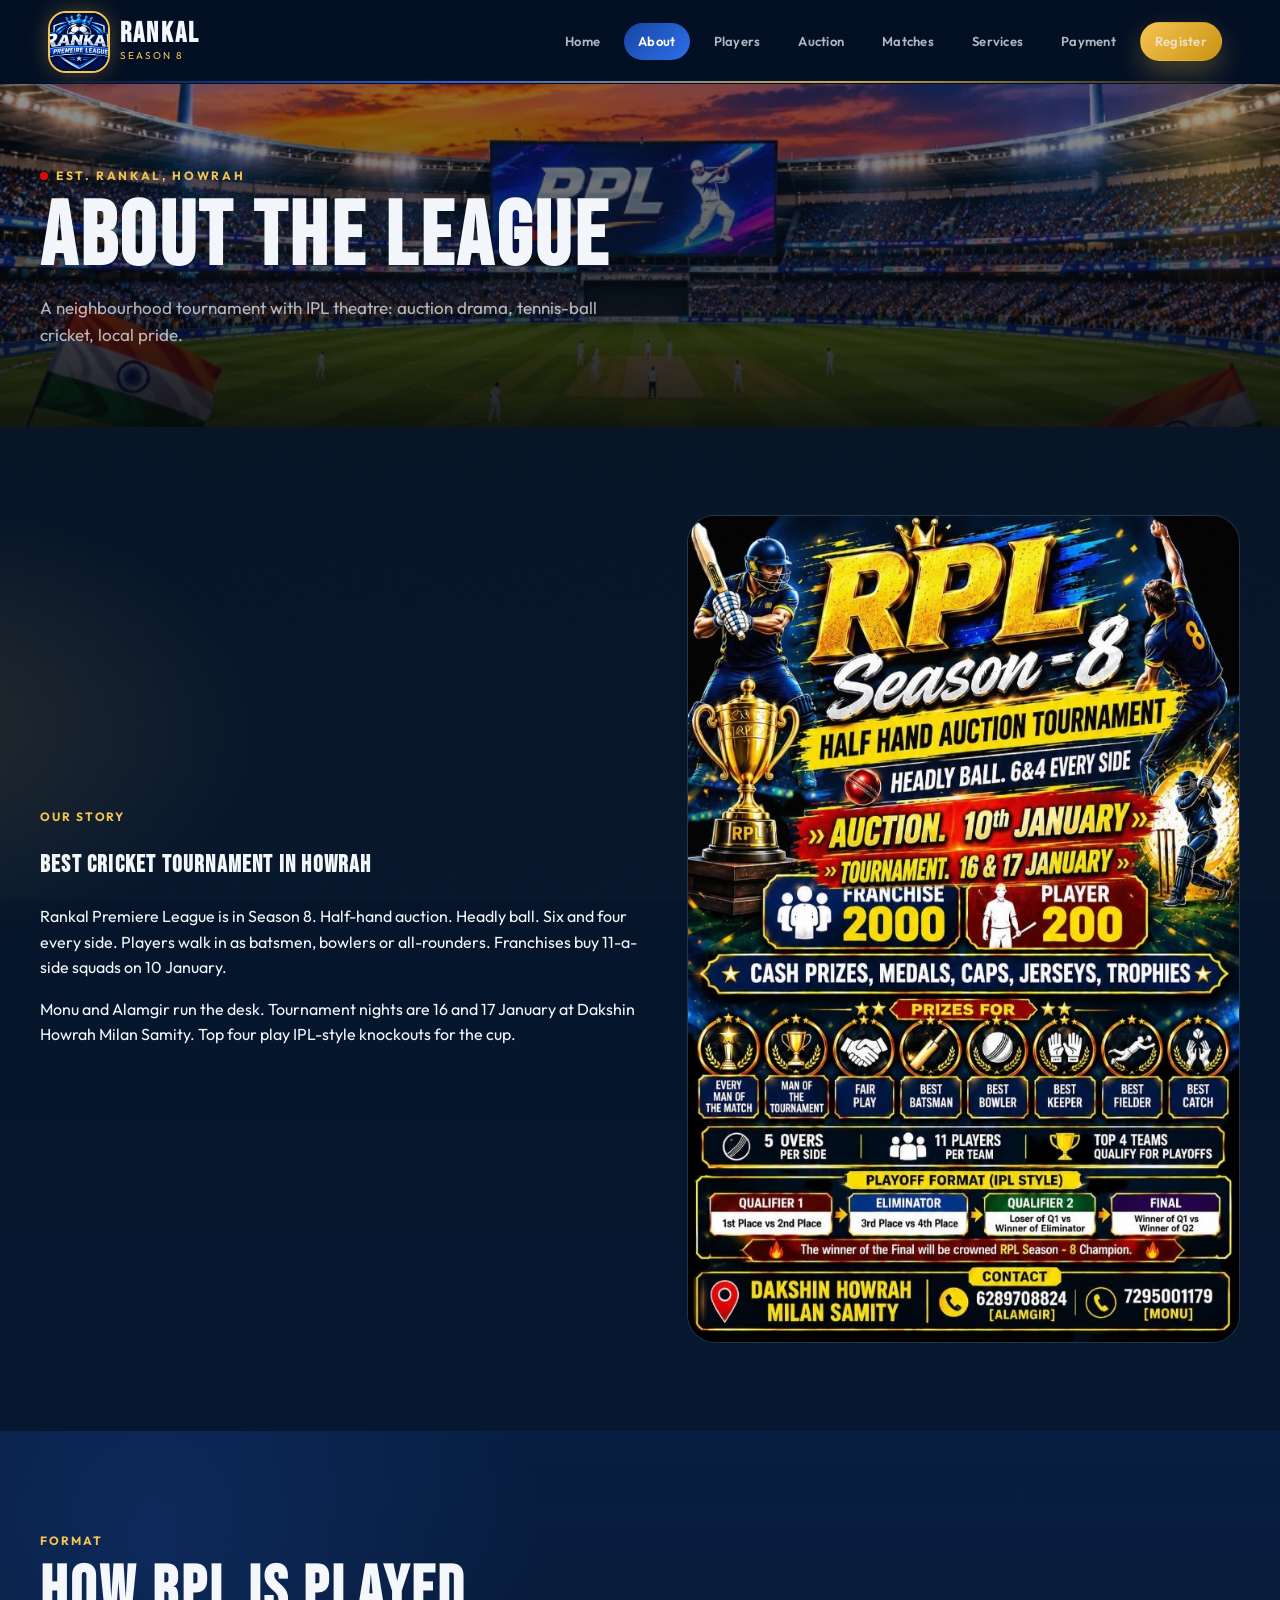
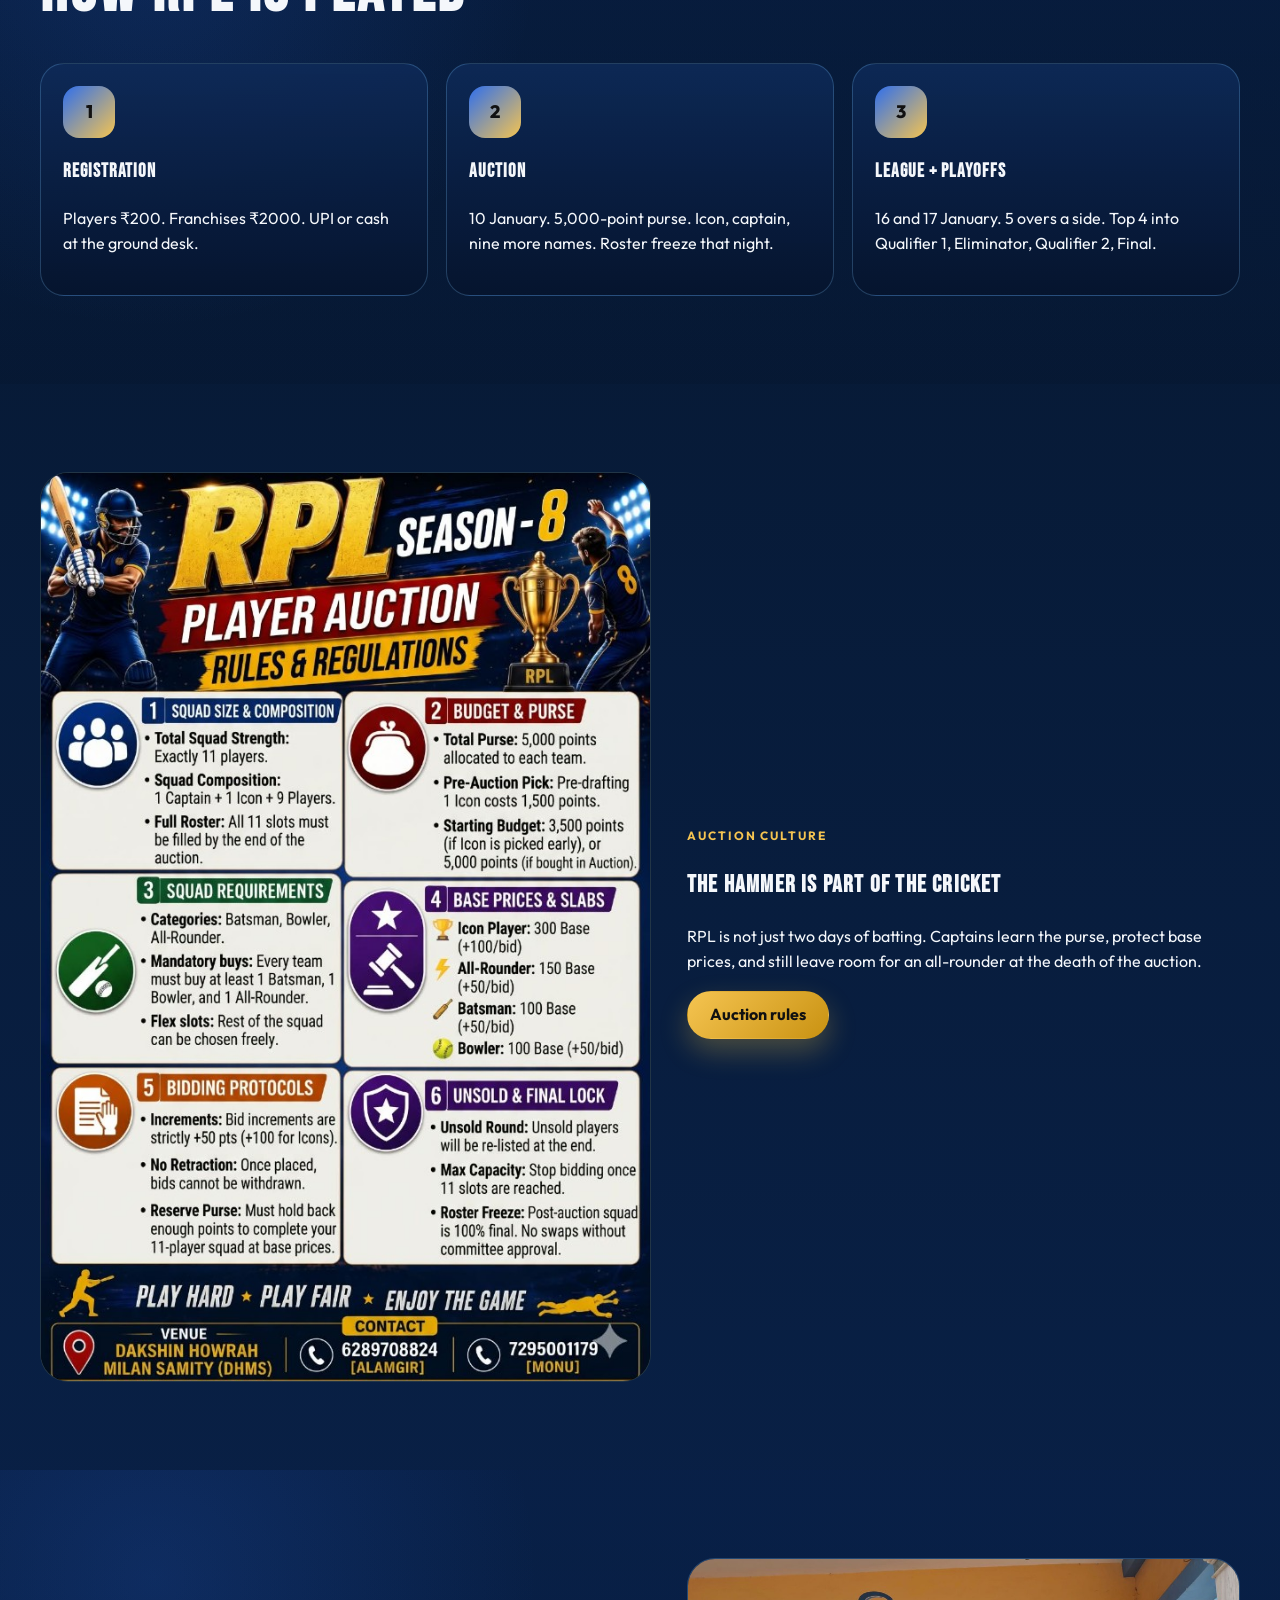
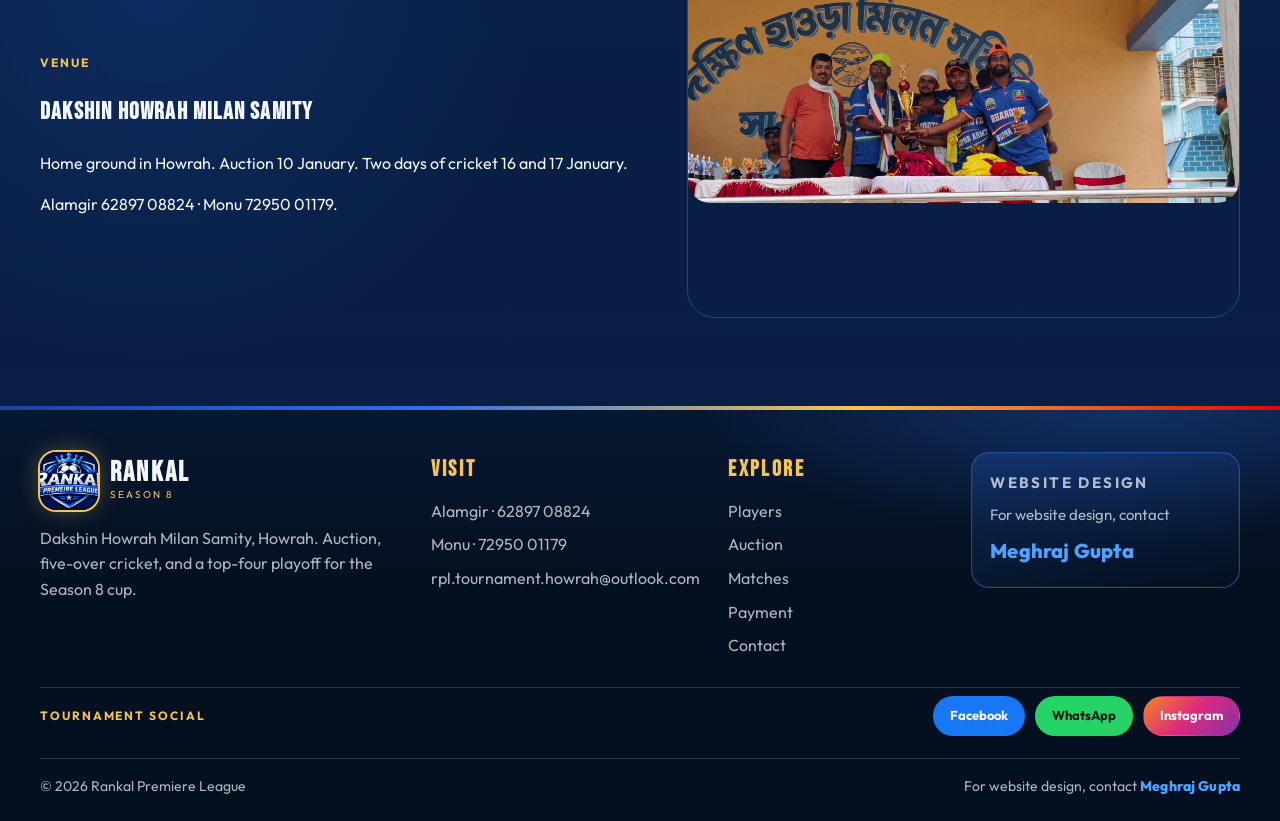
<file: about.html>
<!DOCTYPE html>
<html lang="en">
<head>
  <meta charset="utf-8">
  <meta name="viewport" content="width=device-width, initial-scale=1">
  <title>About | RPL Season 8</title>
  <meta name="description" content="About Rankal Premiere League Season 8, Howrah's half-hand auction cricket tournament at Dakshin Howrah Milan Samity.">
  <link rel="icon" href="images/logo.jpg">
  <link rel="preconnect" href="https://fonts.googleapis.com">
  <link rel="preconnect" href="https://fonts.gstatic.com" crossorigin>
  <link href="https://fonts.googleapis.com/css2?family=Bebas+Neue&family=Outfit:wght@400;500;600;700;800&family=Rajdhani:wght@600;700&family=Teko:wght@600;700&display=swap" rel="stylesheet">
  <link rel="stylesheet" href="css/style.css?v=20">
</head>
<body>
  <a class="skip-link" href="#main">Skip to content</a>
  <div class="loader" aria-hidden="true">
    <div class="loader-mark">
      <img src="images/cricket-ball.svg" alt="">
      <p>The league</p>
    </div>
  </div>

  <header class="site-header" id="header">
    <div class="container header-inner">
      <a class="brand" href="index.html">
        <img src="images/logo.jpg" alt="Rankal Premiere League crest">
        <span><strong>RANKAL</strong><small>Season 8</small></span>
      </a>
      <button class="nav-toggle" type="button" aria-label="Open menu" aria-expanded="false"><span></span><span></span><span></span></button>
      <nav class="site-nav">
        <a href="index.html">Home</a>
        <a href="about.html" class="is-active">About</a>
        <a href="players.html">Players</a>
        <a href="auction.html">Auction</a>
        <a href="matches.html">Matches</a>
        <a href="service.html">Services</a>
        <a href="payment.html">Payment</a>
        <a href="contact.html" class="btn btn-gold btn-sm">Register</a>
      </nav>
    </div>
  </header>

  <main id="main">
    <section class="page-hero">
      <div class="container">
        <p class="eyebrow"><span class="live-dot"></span> Est. Rankal, Howrah</p>
        <h1>About the league</h1>
        <p class="hero-copy">A neighbourhood tournament with IPL theatre: auction drama, tennis-ball cricket, local pride.</p>
      </div>
    </section>

    <section class="section">
      <div class="container split">
        <div class="reveal">
          <p class="kicker">Our story</p>
          <h2>Best cricket Tournament in Howrah</h2>
          <p>Rankal Premiere League is in Season 8. Half-hand auction. Headly ball. Six and four every side. Players walk in as batsmen, bowlers or all-rounders. Franchises buy 11-a-side squads on 10 January.</p>
          <p>Monu and Alamgir run the desk. Tournament nights are 16 and 17 January at Dakshin Howrah Milan Samity. Top four play IPL-style knockouts for the cup.</p>
        </div>
        <div class="frame poster reveal">
          <img src="images/season8-poster.jpg?v=8" alt="RPL Season 8 official poster" data-lightbox>
        </div>
      </div>
    </section>

    <section class="section alt">
      <div class="container">
        <div class="section-head reveal">
          <p class="kicker">Format</p>
          <h2>How RPL is played</h2>
        </div>
        <div class="feature-grid">
          <article class="card reveal">
            <div class="icon-pill">1</div>
            <h3>Registration</h3>
            <p>Players ₹200. Franchises ₹2000. UPI or cash at the ground desk.</p>
          </article>
          <article class="card reveal">
            <div class="icon-pill">2</div>
            <h3>Auction</h3>
            <p>10 January. 5,000-point purse. Icon, captain, nine more names. Roster freeze that night.</p>
          </article>
          <article class="card reveal">
            <div class="icon-pill">3</div>
            <h3>League + playoffs</h3>
            <p>16 and 17 January. 5 overs a side. Top 4 into Qualifier 1, Eliminator, Qualifier 2, Final.</p>
          </article>
        </div>
      </div>
    </section>

    <section class="section">
      <div class="container split">
        <div class="frame poster reveal">
          <img src="images/auction-rules.jpg?v=1" alt="Player auction rules poster" data-lightbox>
        </div>
        <div class="reveal">
          <p class="kicker">Auction culture</p>
          <h2>The hammer is part of the cricket</h2>
          <p>RPL is not just two days of batting. Captains learn the purse, protect base prices, and still leave room for an all-rounder at the death of the auction.</p>
          <a class="btn btn-gold" href="auction.html">Auction rules</a>
        </div>
      </div>
    </section>

    <section class="section alt">
      <div class="container split">
        <div class="reveal">
          <p class="kicker">Venue</p>
          <h2>Dakshin Howrah Milan Samity</h2>
          <p>Home ground in Howrah. Auction 10 January. Two days of cricket 16 and 17 January.</p>
          <p>Alamgir 62897 08824 · Monu 72950 01179.</p>
        </div>
        <div class="frame reveal">
          <img src="images/win-stage.jpg?v=8" alt="Winners on the Dakshin Howrah Milan Samity stage" data-lightbox>
        </div>
      </div>
    </section>
  </main>

  <footer class="site-footer">
    <div class="footer-ribbon" aria-hidden="true"></div>
    <div class="container footer-grid">
      <div class="footer-brand">
        <a class="brand" href="index.html">
          <img src="images/logo.jpg" alt="RPL logo">
          <span><strong>RANKAL</strong><small>Season 8</small></span>
        </a>
        <p>Dakshin Howrah Milan Samity, Howrah. Auction, five-over cricket, and a top-four playoff for the Season 8 cup.</p>
      </div>
      <div>
        <h3 class="footer-title">Visit</h3>
        <div class="footer-links">
          <a href="https://wa.me/916289708824">Alamgir · 62897 08824</a>
          <a href="tel:+917295001179">Monu · 72950 01179</a>
          <a href="mailto:rpl.tournament.howrah@outlook.com">rpl.tournament.howrah@outlook.com</a>
        </div>
      </div>
      <div>
        <h3 class="footer-title">Explore</h3>
        <div class="footer-links">
          <a href="players.html">Players</a>
          <a href="auction.html">Auction</a>
          <a href="matches.html">Matches</a>
          <a href="payment.html">Payment</a>
          <a href="contact.html">Contact</a>
        </div>
      </div>
      <div class="designer-card">
        <p class="footer-kicker">Website design</p>
        <p>For website design, contact</p>
        <a class="designer-name" href="https://meghraj58.github.io/wizardmeghraj.github.io/" target="_blank" rel="noopener noreferrer">Meghraj Gupta</a>
      </div>
    </div>
    <div class="container footer-social">
      <p class="footer-kicker">Tournament social</p>
      <div class="social-row">
        <a class="social-btn facebook" href="https://www.facebook.com/share/1cyrebtZDQ/" target="_blank" rel="noopener noreferrer" aria-label="Facebook">Facebook</a>
        <a class="social-btn whatsapp" href="https://chat.whatsapp.com/CPKO2xbNSM82ZUj2mBegpn?s=sw&p=a&iam=2" target="_blank" rel="noopener noreferrer" aria-label="WhatsApp">WhatsApp</a>
        <a class="social-btn instagram" href="https://www.instagram.com/" target="_blank" rel="noopener noreferrer" aria-label="Instagram">Instagram</a>
      </div>
    </div>
    <div class="container legal">
      <span>© <span data-year></span> Rankal Premiere League</span>
      <span>For website design, contact <a class="designer-name" href="https://meghraj58.github.io/wizardmeghraj.github.io/" target="_blank" rel="noopener noreferrer">Meghraj Gupta</a></span>
    </div>
  </footer>
  <div class="lightbox" id="lightbox"><img alt=""></div>
  <script src="js/main.js?v=10"></script>
</body>
</html>
</file>
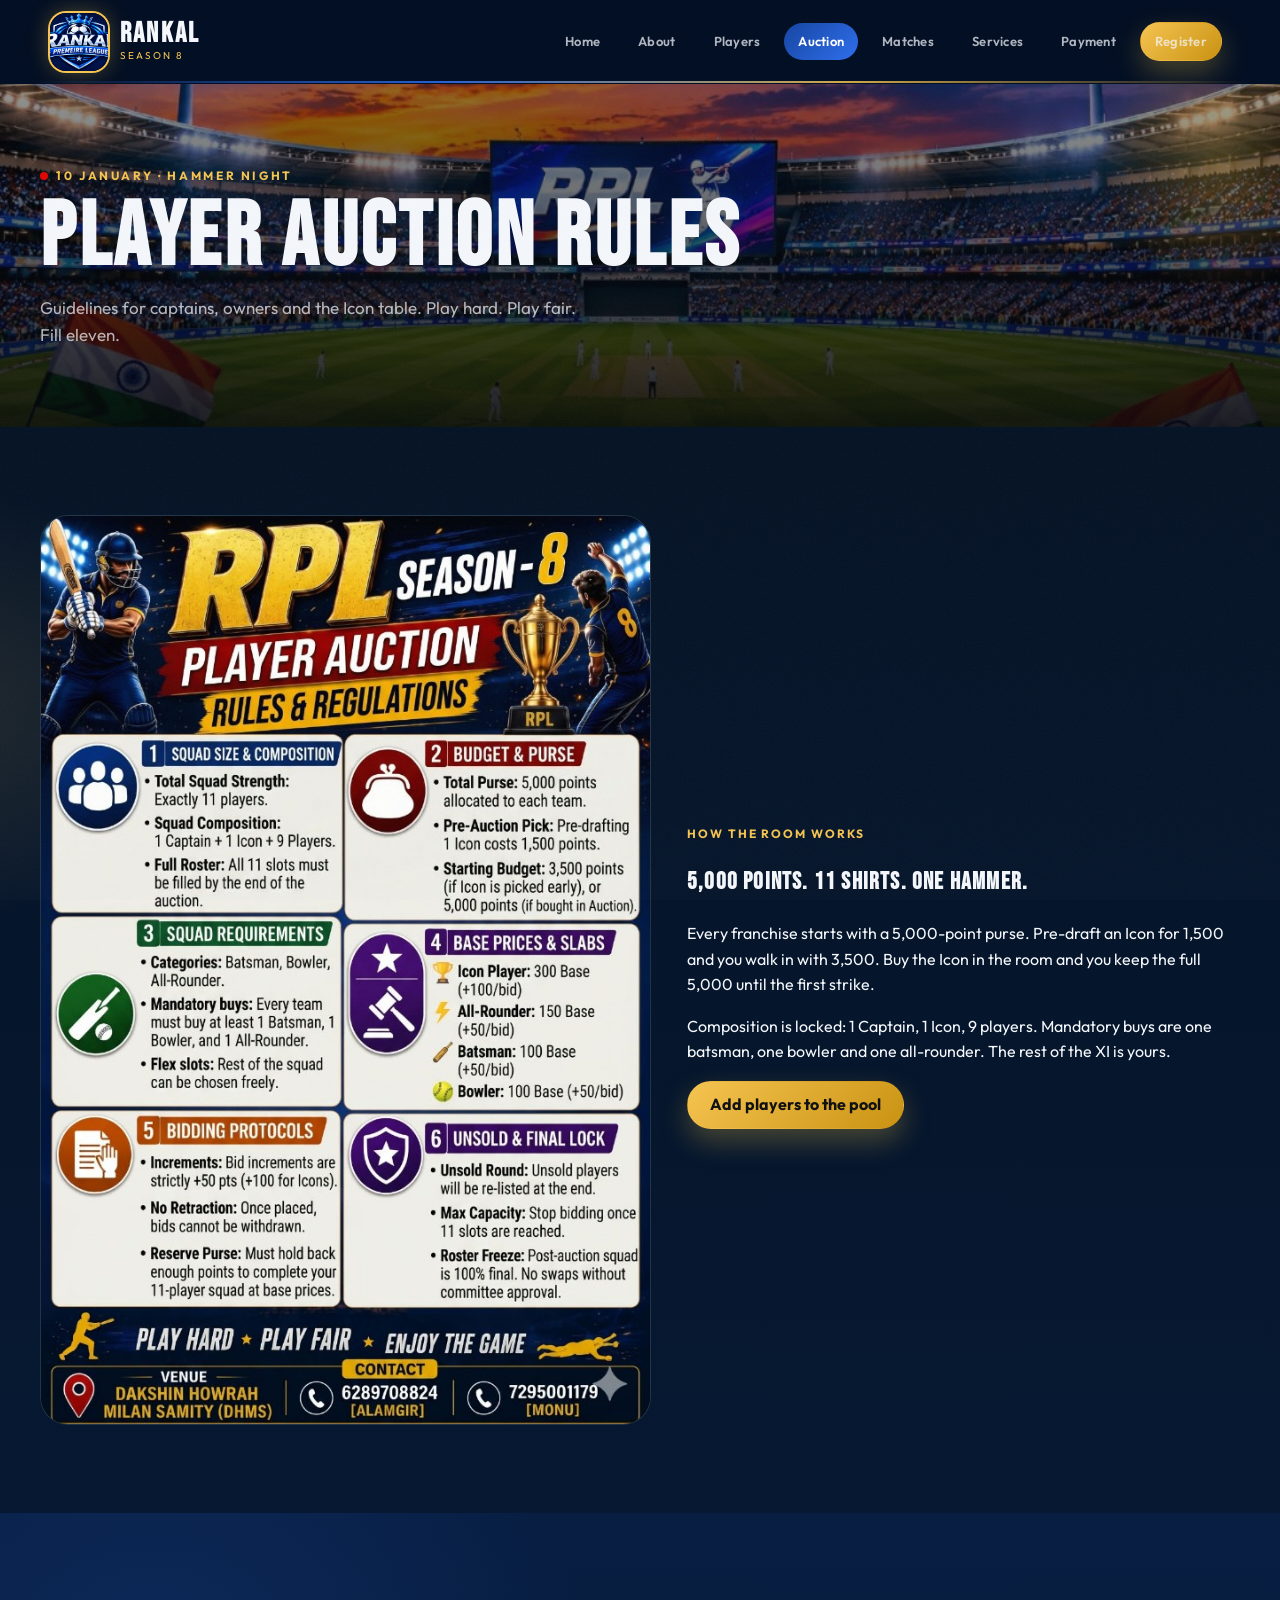
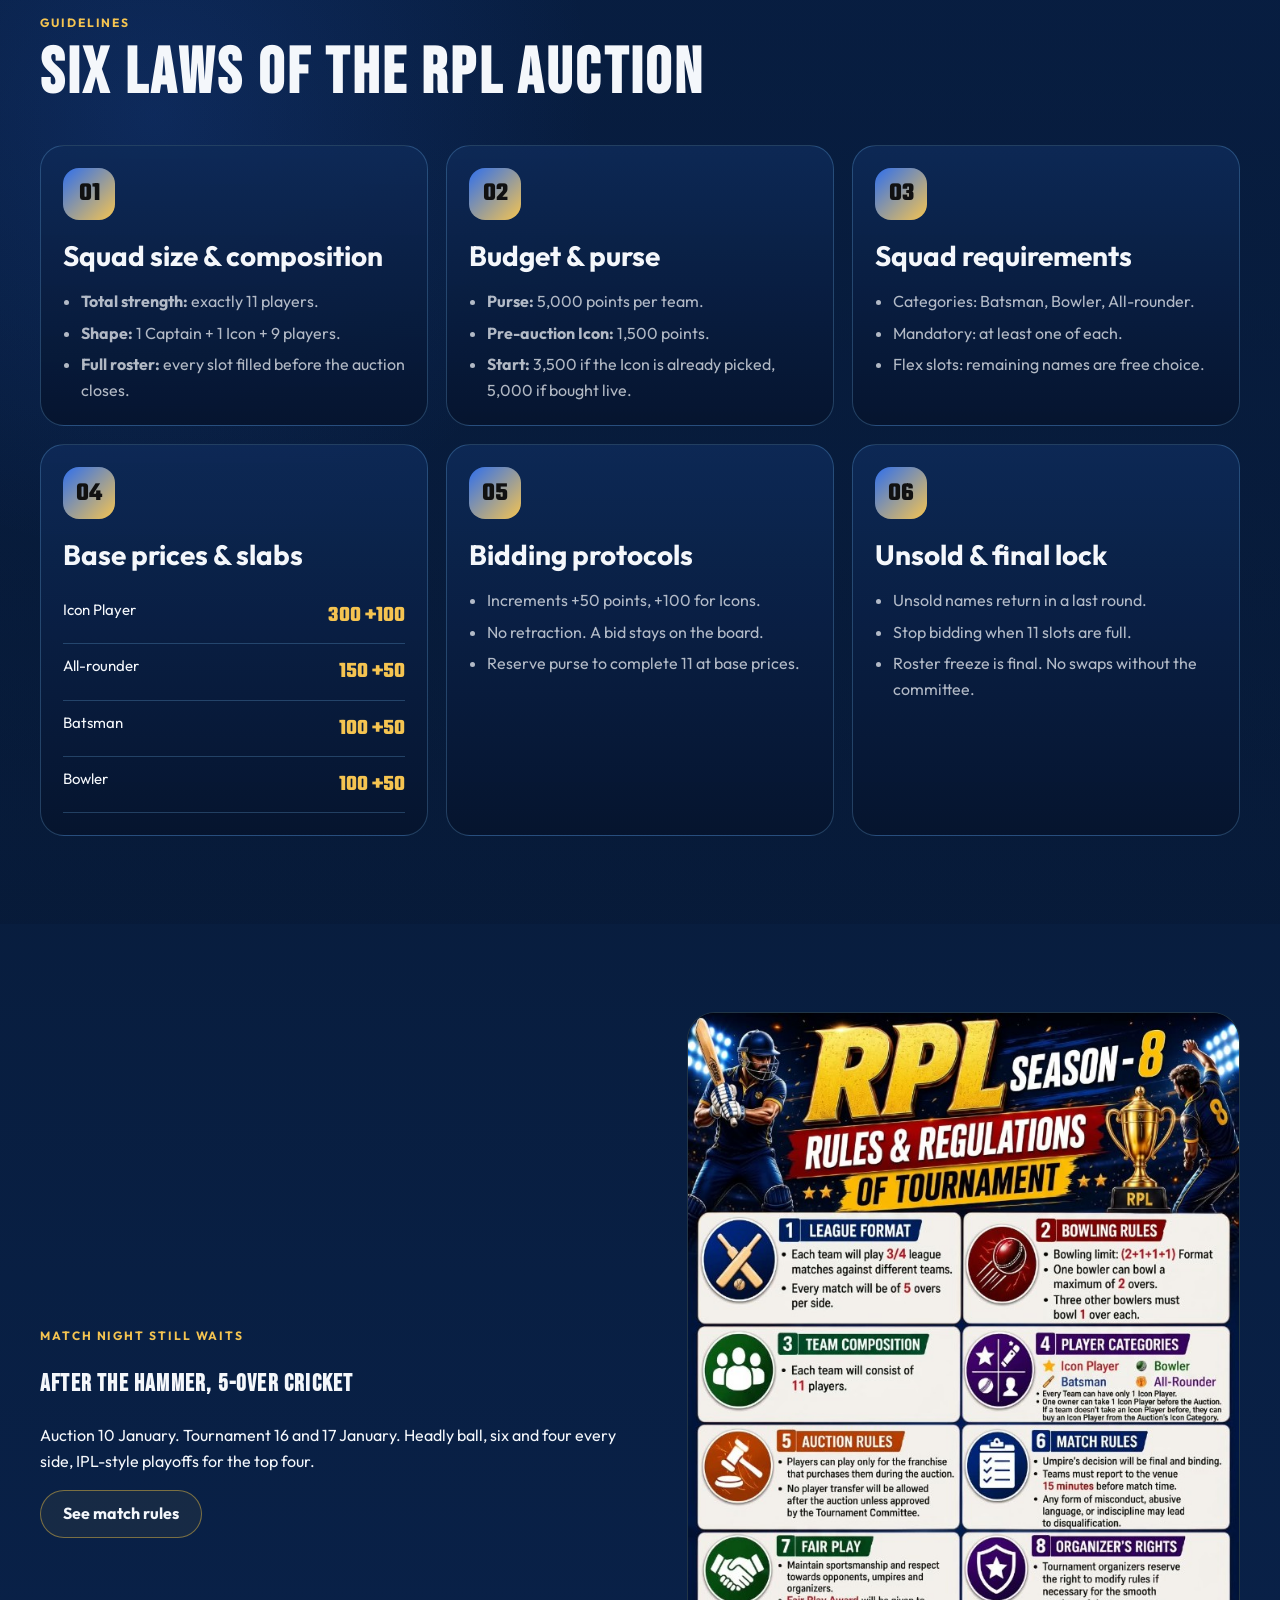
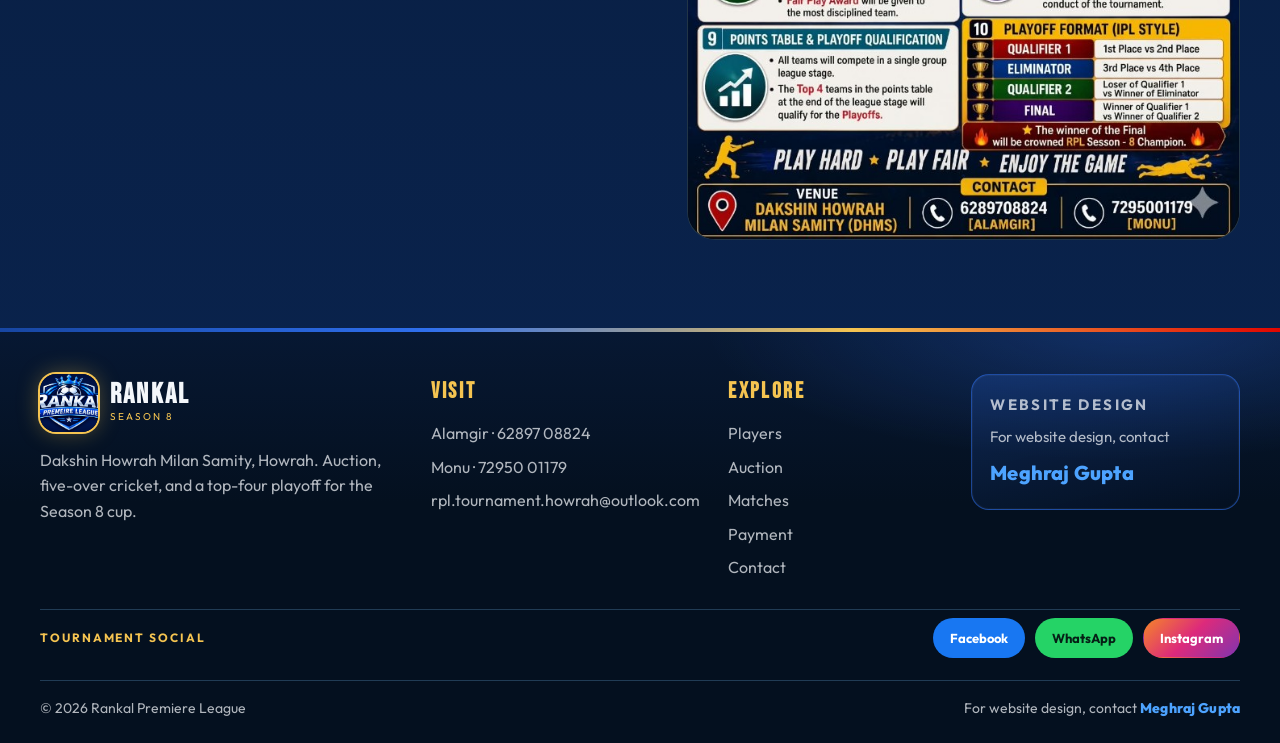
<file: auction.html>
<!DOCTYPE html>
<html lang="en">
<head>
  <meta charset="utf-8">
  <meta name="viewport" content="width=device-width, initial-scale=1">
  <title>Player Auction Rules | RPL Season 8</title>
  <meta name="description" content="RPL Season 8 player auction rules: 11-player squads, 5,000 point purse, Icon and category base prices, bidding protocol and roster freeze.">
  <link rel="icon" href="images/logo.jpg">
  <link rel="preconnect" href="https://fonts.googleapis.com">
  <link rel="preconnect" href="https://fonts.gstatic.com" crossorigin>
  <link href="https://fonts.googleapis.com/css2?family=Bebas+Neue&family=Outfit:wght@400;500;600;700;800&family=Rajdhani:wght@600;700&family=Teko:wght@600;700&display=swap" rel="stylesheet">
  <link rel="stylesheet" href="css/style.css?v=20">
</head>
<body>
  <a class="skip-link" href="#main">Skip to content</a>
  <div class="loader" aria-hidden="true">
    <div class="loader-mark">
      <img src="images/cricket-ball.svg" alt="">
      <p>Auction brief</p>
    </div>
  </div>

  <header class="site-header" id="header">
    <div class="container header-inner">
      <a class="brand" href="index.html">
        <img src="images/logo.jpg" alt="Rankal Premiere League crest">
        <span><strong>RANKAL</strong><small>Season 8</small></span>
      </a>
      <button class="nav-toggle" type="button" aria-label="Open menu" aria-expanded="false"><span></span><span></span><span></span></button>
      <nav class="site-nav">
        <a href="index.html">Home</a>
        <a href="about.html">About</a>
        <a href="players.html">Players</a>
        <a href="auction.html" class="is-active">Auction</a>
        <a href="matches.html">Matches</a>
        <a href="service.html">Services</a>
        <a href="payment.html">Payment</a>
        <a href="contact.html" class="btn btn-gold btn-sm">Register</a>
      </nav>
    </div>
  </header>

  <main id="main">
    <section class="page-hero">
      <div class="container">
        <p class="eyebrow"><span class="live-dot"></span> 10 January · Hammer night</p>
        <h1>Player auction rules</h1>
        <p class="hero-copy">Guidelines for captains, owners and the Icon table. Play hard. Play fair. Fill eleven.</p>
      </div>
    </section>

    <section class="section">
      <div class="container split">
        <div class="frame poster reveal">
          <img src="images/auction-rules.jpg?v=1" alt="RPL Season 8 player auction rules and regulations poster" data-lightbox>
        </div>
        <div class="reveal">
          <p class="kicker">How the room works</p>
          <h2>5,000 points. 11 shirts. One hammer.</h2>
          <p>Every franchise starts with a 5,000-point purse. Pre-draft an Icon for 1,500 and you walk in with 3,500. Buy the Icon in the room and you keep the full 5,000 until the first strike.</p>
          <p>Composition is locked: 1 Captain, 1 Icon, 9 players. Mandatory buys are one batsman, one bowler and one all-rounder. The rest of the XI is yours.</p>
          <a class="btn btn-gold" href="players.html">Add players to the pool</a>
        </div>
      </div>
    </section>

    <section class="section alt">
      <div class="container">
        <div class="section-head reveal">
          <p class="kicker">Guidelines</p>
          <h2>Six laws of the RPL auction</h2>
        </div>
        <div class="auction-grid reveal">
          <article class="auction-card">
            <div class="icon-pill">01</div>
            <h3>Squad size &amp; composition</h3>
            <ul>
              <li><strong>Total strength:</strong> exactly 11 players.</li>
              <li><strong>Shape:</strong> 1 Captain + 1 Icon + 9 players.</li>
              <li><strong>Full roster:</strong> every slot filled before the auction closes.</li>
            </ul>
          </article>
          <article class="auction-card">
            <div class="icon-pill">02</div>
            <h3>Budget &amp; purse</h3>
            <ul>
              <li><strong>Purse:</strong> 5,000 points per team.</li>
              <li><strong>Pre-auction Icon:</strong> 1,500 points.</li>
              <li><strong>Start:</strong> 3,500 if the Icon is already picked, 5,000 if bought live.</li>
            </ul>
          </article>
          <article class="auction-card">
            <div class="icon-pill">03</div>
            <h3>Squad requirements</h3>
            <ul>
              <li>Categories: Batsman, Bowler, All-rounder.</li>
              <li>Mandatory: at least one of each.</li>
              <li>Flex slots: remaining names are free choice.</li>
            </ul>
          </article>
          <article class="auction-card">
            <div class="icon-pill">04</div>
            <h3>Base prices &amp; slabs</h3>
            <div class="slab-row"><span>Icon Player</span><b>300 +100</b></div>
            <div class="slab-row"><span>All-rounder</span><b>150 +50</b></div>
            <div class="slab-row"><span>Batsman</span><b>100 +50</b></div>
            <div class="slab-row"><span>Bowler</span><b>100 +50</b></div>
          </article>
          <article class="auction-card">
            <div class="icon-pill">05</div>
            <h3>Bidding protocols</h3>
            <ul>
              <li>Increments +50 points, +100 for Icons.</li>
              <li>No retraction. A bid stays on the board.</li>
              <li>Reserve purse to complete 11 at base prices.</li>
            </ul>
          </article>
          <article class="auction-card">
            <div class="icon-pill">06</div>
            <h3>Unsold &amp; final lock</h3>
            <ul>
              <li>Unsold names return in a last round.</li>
              <li>Stop bidding when 11 slots are full.</li>
              <li>Roster freeze is final. No swaps without the committee.</li>
            </ul>
          </article>
        </div>
      </div>
    </section>

    <section class="section">
      <div class="container split">
        <div class="reveal">
          <p class="kicker">Match night still waits</p>
          <h2>After the hammer, 5-over cricket</h2>
          <p>Auction 10 January. Tournament 16 and 17 January. Headly ball, six and four every side, IPL-style playoffs for the top four.</p>
          <a class="btn btn-ghost" href="matches.html">See match rules</a>
        </div>
        <div class="frame poster reveal">
          <img src="images/season8-rules.jpg?v=8" alt="RPL Season 8 match rules poster" data-lightbox>
        </div>
      </div>
    </section>
  </main>

  <footer class="site-footer">
    <div class="footer-ribbon" aria-hidden="true"></div>
    <div class="container footer-grid">
      <div class="footer-brand">
        <a class="brand" href="index.html">
          <img src="images/logo.jpg" alt="RPL logo">
          <span><strong>RANKAL</strong><small>Season 8</small></span>
        </a>
        <p>Dakshin Howrah Milan Samity, Howrah. Auction, five-over cricket, and a top-four playoff for the Season 8 cup.</p>
      </div>
      <div>
        <h3 class="footer-title">Visit</h3>
        <div class="footer-links">
          <a href="https://wa.me/916289708824">Alamgir · 62897 08824</a>
          <a href="tel:+917295001179">Monu · 72950 01179</a>
          <a href="mailto:rpl.tournament.howrah@outlook.com">rpl.tournament.howrah@outlook.com</a>
        </div>
      </div>
      <div>
        <h3 class="footer-title">Explore</h3>
        <div class="footer-links">
          <a href="players.html">Players</a>
          <a href="auction.html">Auction</a>
          <a href="matches.html">Matches</a>
          <a href="payment.html">Payment</a>
          <a href="contact.html">Contact</a>
        </div>
      </div>
      <div class="designer-card">
        <p class="footer-kicker">Website design</p>
        <p>For website design, contact</p>
        <a class="designer-name" href="https://meghraj58.github.io/wizardmeghraj.github.io/" target="_blank" rel="noopener noreferrer">Meghraj Gupta</a>
      </div>
    </div>
    <div class="container footer-social">
      <p class="footer-kicker">Tournament social</p>
      <div class="social-row">
        <a class="social-btn facebook" href="https://www.facebook.com/share/1cyrebtZDQ/" target="_blank" rel="noopener noreferrer" aria-label="Facebook">Facebook</a>
        <a class="social-btn whatsapp" href="https://chat.whatsapp.com/CPKO2xbNSM82ZUj2mBegpn?s=sw&p=a&iam=2" target="_blank" rel="noopener noreferrer" aria-label="WhatsApp">WhatsApp</a>
        <a class="social-btn instagram" href="https://www.instagram.com/" target="_blank" rel="noopener noreferrer" aria-label="Instagram">Instagram</a>
      </div>
    </div>
    <div class="container legal">
      <span>© <span data-year></span> Rankal Premiere League</span>
      <span>For website design, contact <a class="designer-name" href="https://meghraj58.github.io/wizardmeghraj.github.io/" target="_blank" rel="noopener noreferrer">Meghraj Gupta</a></span>
    </div>
  </footer>
  <div class="lightbox" id="lightbox"><img alt=""></div>
  <script src="js/main.js?v=10"></script>
</body>
</html>
</file>
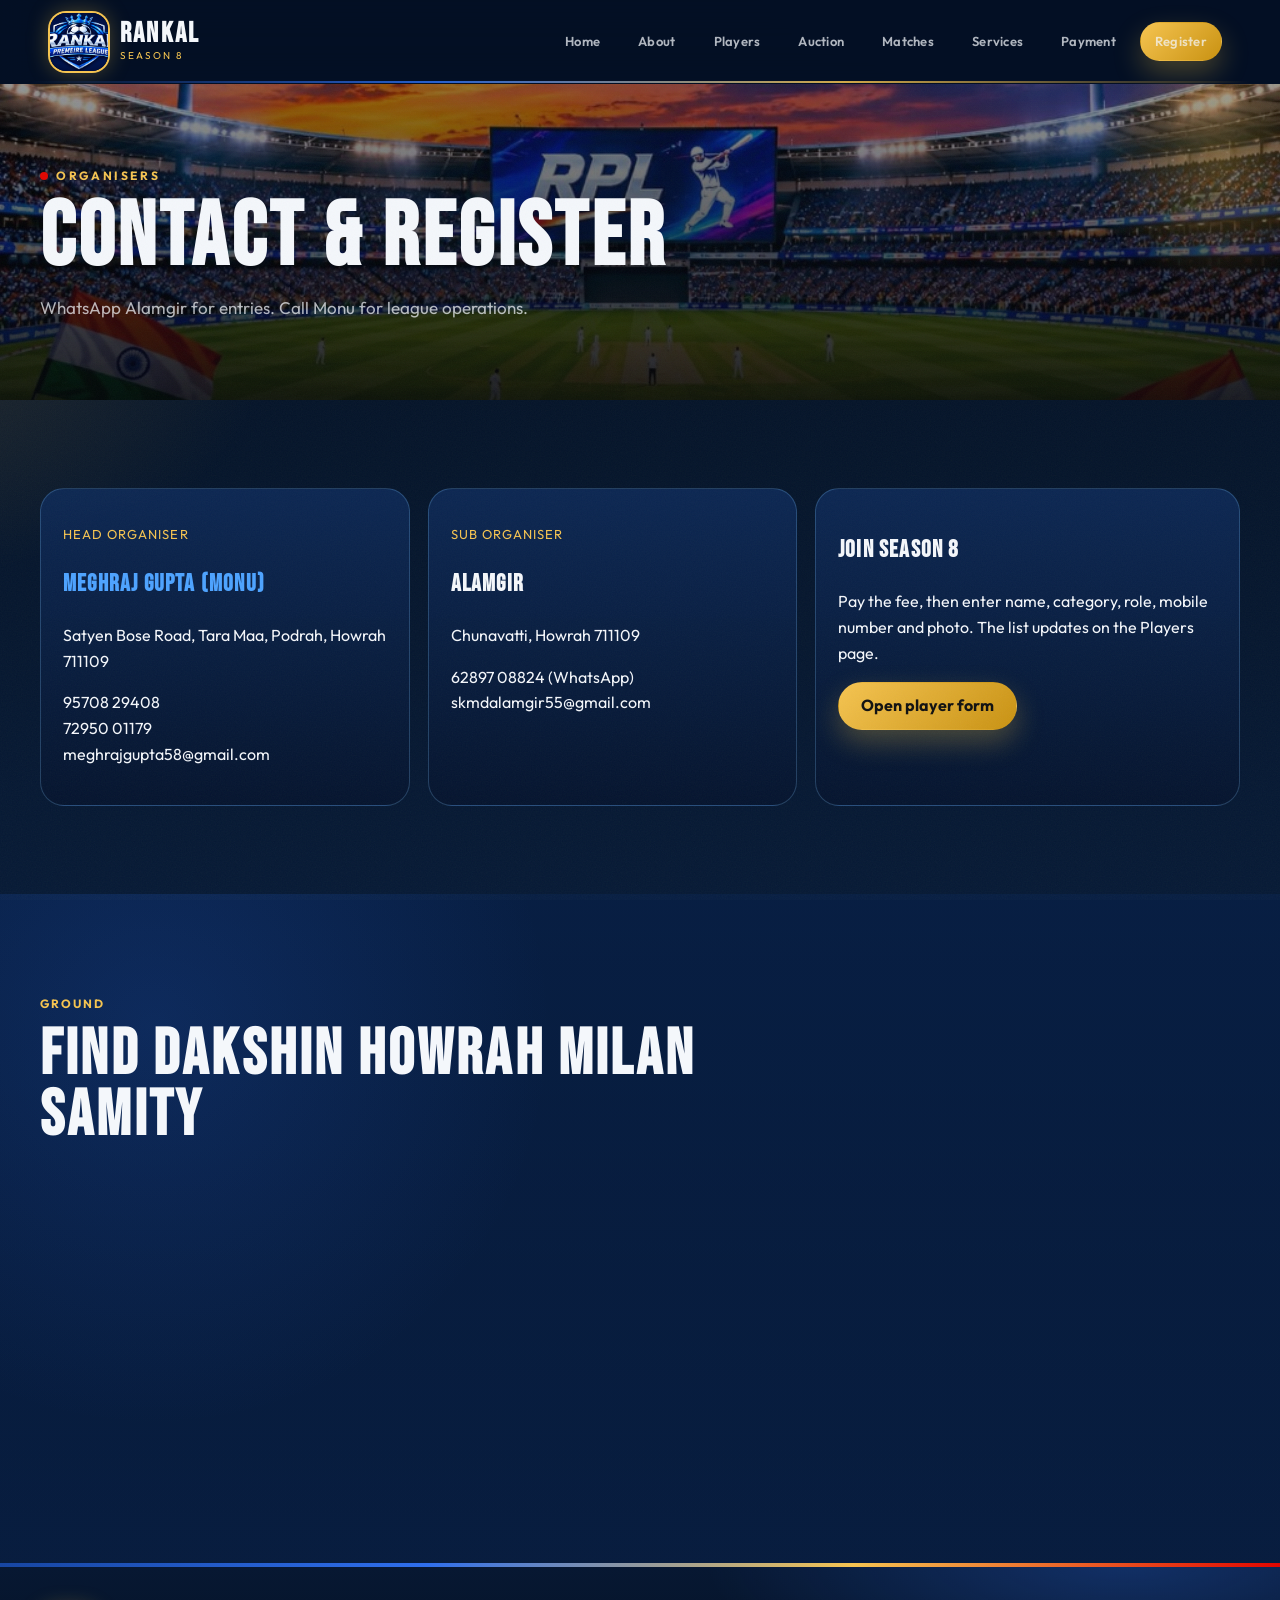
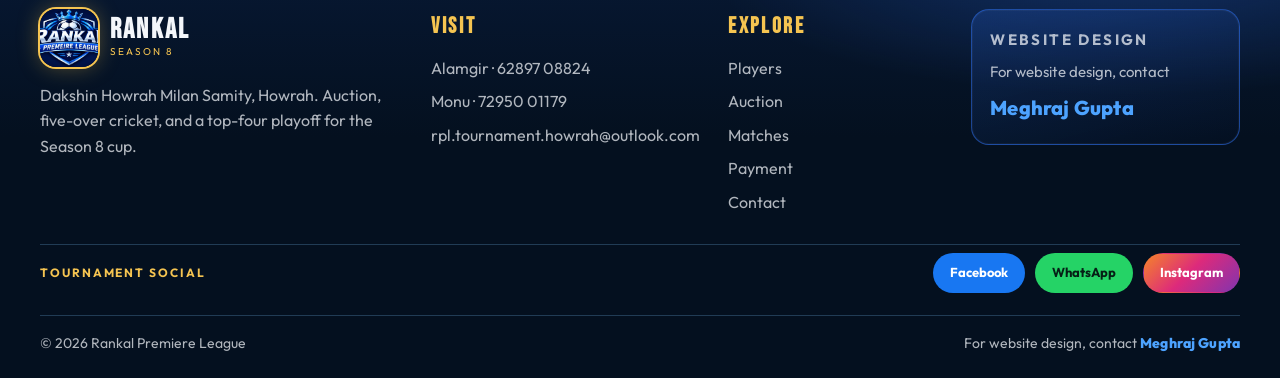
<file: contact.html>
<!DOCTYPE html>
<html lang="en">
<head>
  <meta charset="utf-8">
  <meta name="viewport" content="width=device-width, initial-scale=1">
  <title>Contact | Rankal Premiere League</title>
  <meta name="description" content="Contact RPL organisers Monu and Alamgir, or register a player for Rankal Premiere League, Howrah.">
  <link rel="icon" href="images/logo.jpg">
  <link rel="preconnect" href="https://fonts.googleapis.com">
  <link rel="preconnect" href="https://fonts.gstatic.com" crossorigin>
  <link href="https://fonts.googleapis.com/css2?family=Bebas+Neue&family=Outfit:wght@400;500;600;700;800&family=Rajdhani:wght@600;700&family=Teko:wght@600;700&display=swap" rel="stylesheet">
  <link rel="stylesheet" href="css/style.css?v=20">
</head>
<body>
  <a class="skip-link" href="#main">Skip to content</a>
  <div class="loader" aria-hidden="true">
    <div class="loader-mark">
      <img src="images/cricket-ball.svg" alt="">
      <p>Desk</p>
    </div>
  </div>

  <header class="site-header" id="header">
    <div class="container header-inner">
      <a class="brand" href="index.html">
        <img src="images/logo.jpg" alt="Rankal Premiere League crest">
        <span><strong>RANKAL</strong><small>Season 8</small></span>
      </a>
      <button class="nav-toggle" type="button" aria-label="Open menu" aria-expanded="false"><span></span><span></span><span></span></button>
      <nav class="site-nav">
        <a href="index.html">Home</a>
        <a href="about.html">About</a>
        <a href="players.html">Players</a>
        <a href="auction.html">Auction</a>
        <a href="matches.html">Matches</a>
        <a href="service.html">Services</a>
        <a href="payment.html">Payment</a>
        <a href="contact.html" class="btn btn-gold btn-sm is-active">Register</a>
      </nav>
    </div>
  </header>

  <main id="main">
    <section class="page-hero">
      <div class="container">
        <p class="eyebrow"><span class="live-dot"></span> Organisers</p>
        <h1>Contact &amp; register</h1>
        <p class="hero-copy">WhatsApp Alamgir for entries. Call Monu for league operations.</p>
      </div>
    </section>

    <section class="section">
      <div class="container contact-grid">
        <article class="card reveal">
          <p class="meta">Head organiser</p>
          <h2 class="person-name">Meghraj Gupta (Monu)</h2>
          <p>Satyen Bose Road, Tara Maa, Podrah, Howrah 711109</p>
          <p><a href="tel:+919570829408">95708 29408</a><br>
          <a href="tel:+917295001179">72950 01179</a><br>
          <a href="mailto:meghrajgupta58@gmail.com">meghrajgupta58@gmail.com</a></p>
        </article>
        <article class="card reveal">
          <p class="meta">Sub organiser</p>
          <h2>Alamgir</h2>
          <p>Chunavatti, Howrah 711109</p>
          <p><a href="https://wa.me/916289708824">62897 08824 (WhatsApp)</a><br>
          <a href="mailto:skmdalamgir55@gmail.com">skmdalamgir55@gmail.com</a></p>
        </article>
        <article class="card reveal">
          <h2>Join Season 8</h2>
          <p>Pay the fee, then enter name, category, role, mobile number and photo. The list updates on the Players page.</p>
          <a class="btn btn-gold" href="players.html">Open player form</a>
        </article>
      </div>
    </section>

    <section class="section alt">
      <div class="container">
        <div class="section-head reveal">
          <p class="kicker">Ground</p>
          <h2>Find Dakshin Howrah Milan Samity</h2>
        </div>
        <iframe class="map reveal" title="Map of Dakshin Howrah Milan Samity" src="https://maps.google.com/maps?q=Dakshin%20Howrah%20Milan%20Samity&t=&z=15&ie=UTF8&iwloc=&output=embed"></iframe>
      </div>
    </section>
  </main>

  <footer class="site-footer">
    <div class="footer-ribbon" aria-hidden="true"></div>
    <div class="container footer-grid">
      <div class="footer-brand">
        <a class="brand" href="index.html">
          <img src="images/logo.jpg" alt="RPL logo">
          <span><strong>RANKAL</strong><small>Season 8</small></span>
        </a>
        <p>Dakshin Howrah Milan Samity, Howrah. Auction, five-over cricket, and a top-four playoff for the Season 8 cup.</p>
      </div>
      <div>
        <h3 class="footer-title">Visit</h3>
        <div class="footer-links">
          <a href="https://wa.me/916289708824">Alamgir · 62897 08824</a>
          <a href="tel:+917295001179">Monu · 72950 01179</a>
          <a href="mailto:rpl.tournament.howrah@outlook.com">rpl.tournament.howrah@outlook.com</a>
        </div>
      </div>
      <div>
        <h3 class="footer-title">Explore</h3>
        <div class="footer-links">
          <a href="players.html">Players</a>
          <a href="auction.html">Auction</a>
          <a href="matches.html">Matches</a>
          <a href="payment.html">Payment</a>
          <a href="contact.html">Contact</a>
        </div>
      </div>
      <div class="designer-card">
        <p class="footer-kicker">Website design</p>
        <p>For website design, contact</p>
        <a class="designer-name" href="https://meghraj58.github.io/wizardmeghraj.github.io/" target="_blank" rel="noopener noreferrer">Meghraj Gupta</a>
      </div>
    </div>
    <div class="container footer-social">
      <p class="footer-kicker">Tournament social</p>
      <div class="social-row">
        <a class="social-btn facebook" href="https://www.facebook.com/share/1cyrebtZDQ/" target="_blank" rel="noopener noreferrer" aria-label="Facebook">Facebook</a>
        <a class="social-btn whatsapp" href="https://chat.whatsapp.com/CPKO2xbNSM82ZUj2mBegpn?s=sw&p=a&iam=2" target="_blank" rel="noopener noreferrer" aria-label="WhatsApp">WhatsApp</a>
        <a class="social-btn instagram" href="https://www.instagram.com/" target="_blank" rel="noopener noreferrer" aria-label="Instagram">Instagram</a>
      </div>
    </div>
    <div class="container legal">
      <span>© <span data-year></span> Rankal Premiere League</span>
      <span>For website design, contact <a class="designer-name" href="https://meghraj58.github.io/wizardmeghraj.github.io/" target="_blank" rel="noopener noreferrer">Meghraj Gupta</a></span>
    </div>
  </footer>
  <script src="js/main.js?v=10"></script>
</body>
</html>
</file>
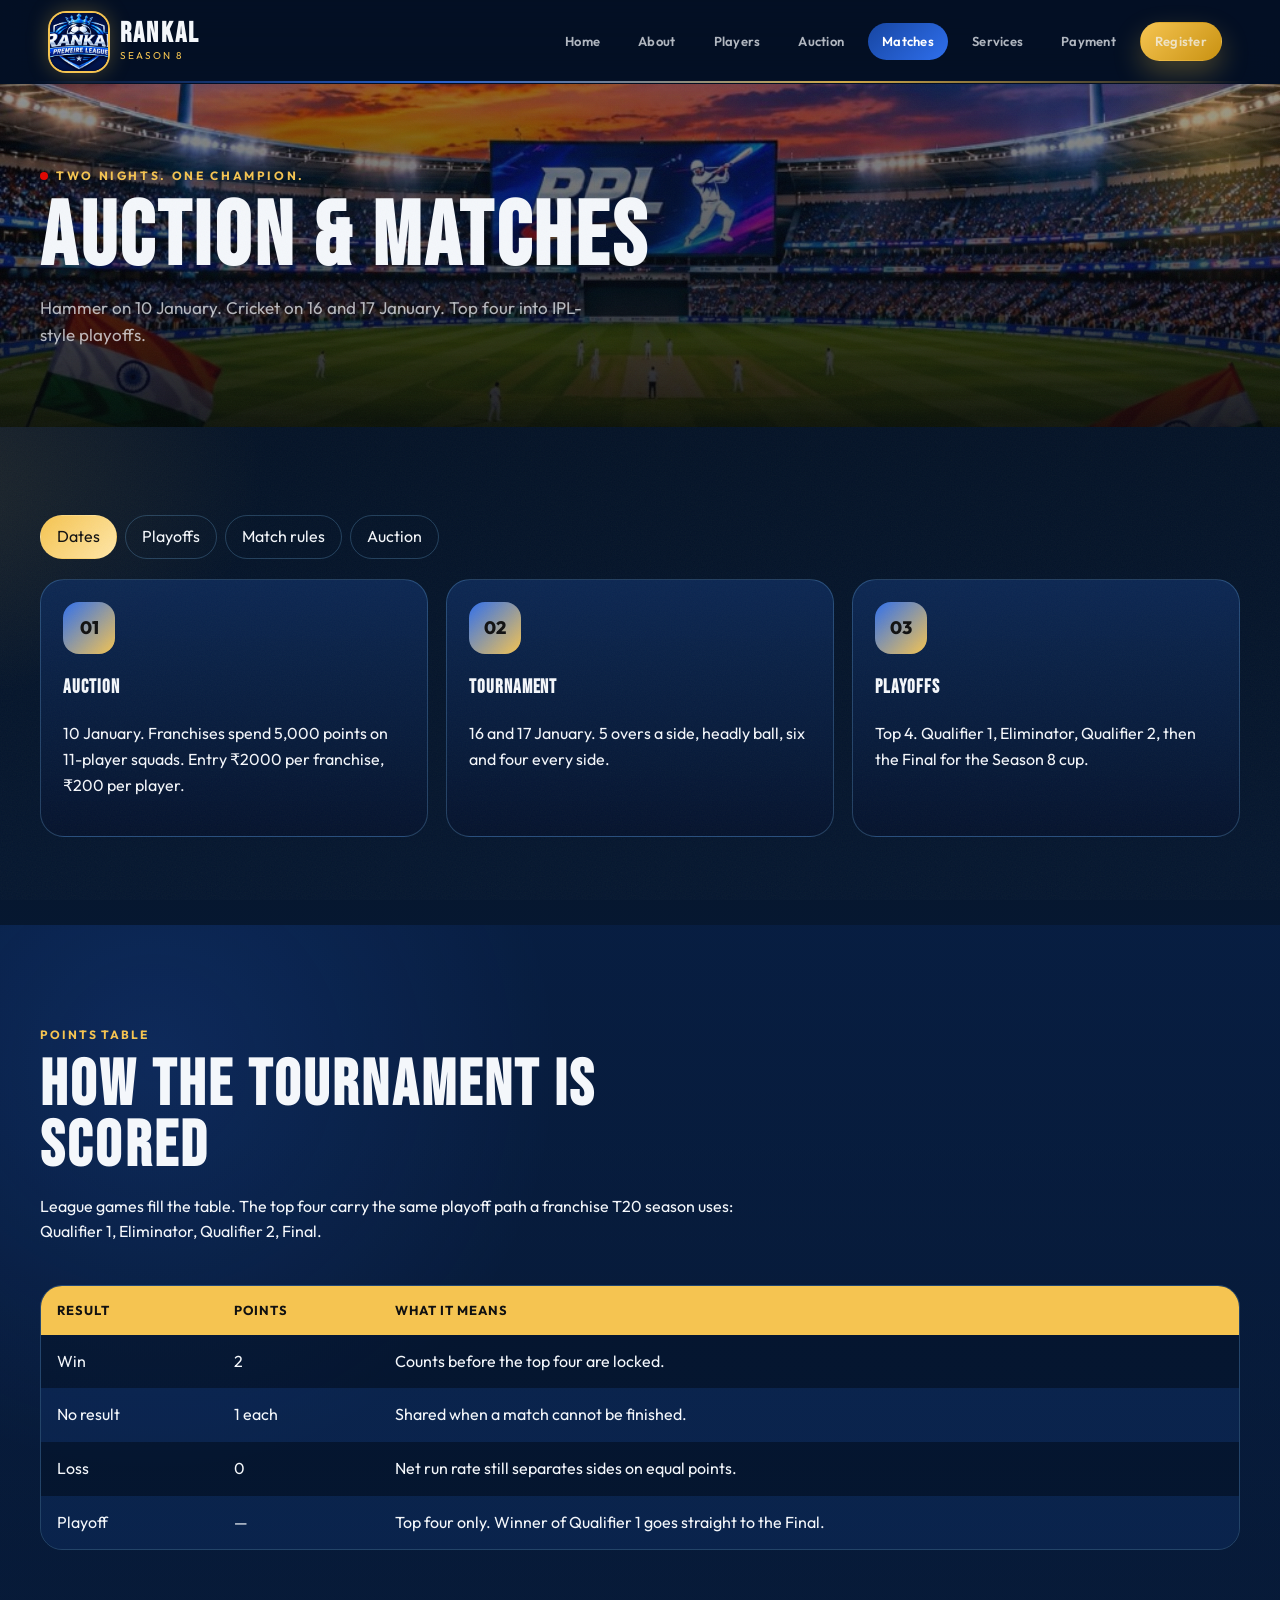
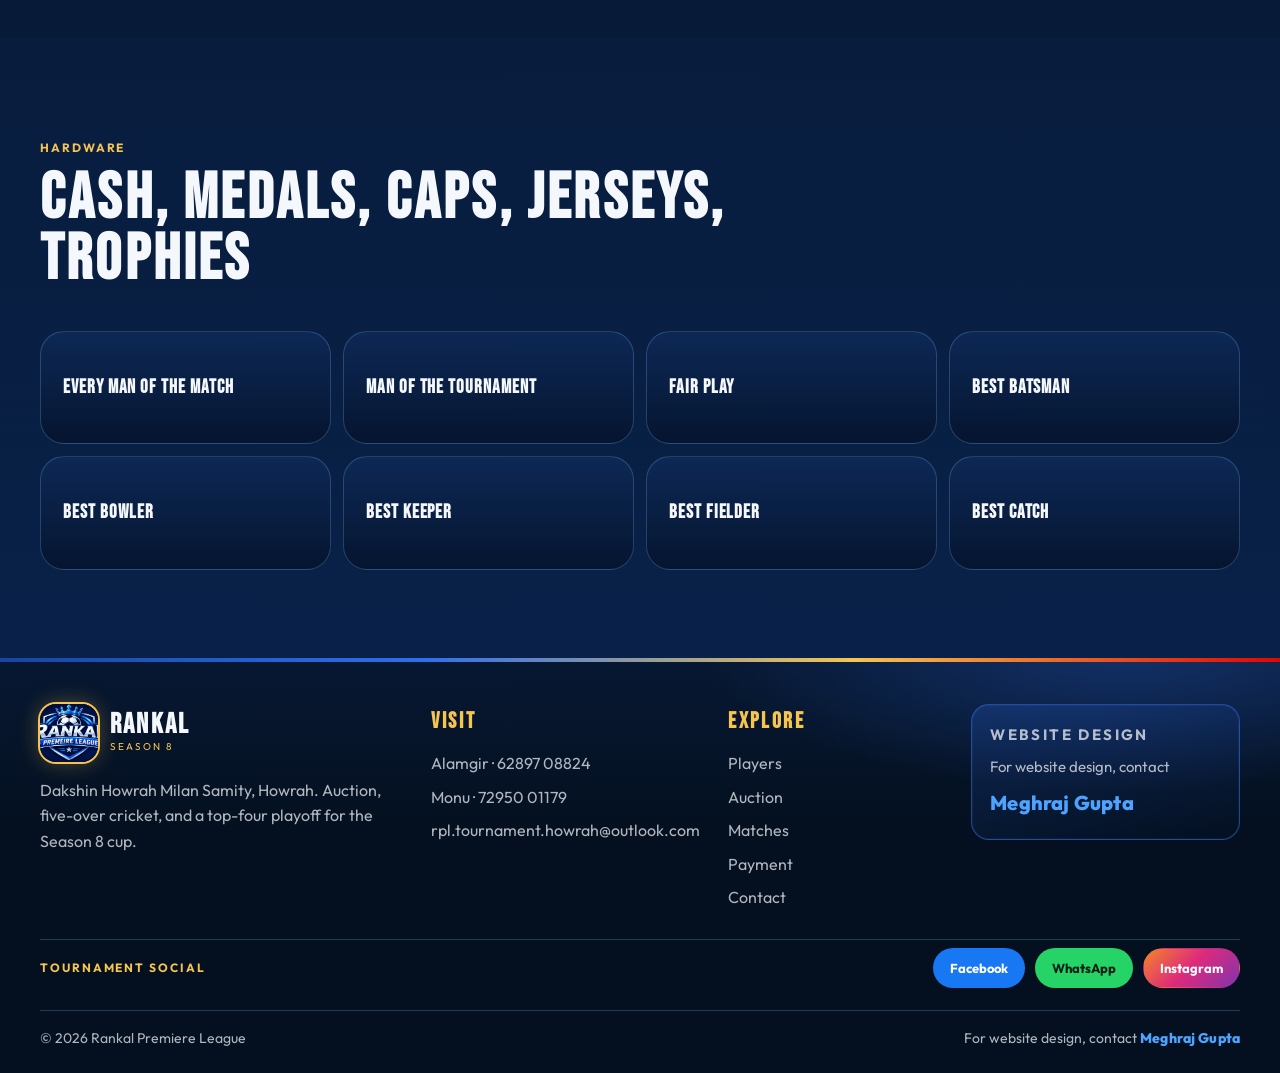
<file: matches.html>
<!DOCTYPE html>
<html lang="en">
<head>
  <meta charset="utf-8">
  <meta name="viewport" content="width=device-width, initial-scale=1">
  <title>Matches | RPL Season 8</title>
  <meta name="description" content="RPL Season 8 auction 10 January, tournament 16 and 17 January, IPL-style playoffs and match rules at Dakshin Howrah Milan Samity.">
  <link rel="icon" href="images/logo.jpg">
  <link rel="preconnect" href="https://fonts.googleapis.com">
  <link rel="preconnect" href="https://fonts.gstatic.com" crossorigin>
  <link href="https://fonts.googleapis.com/css2?family=Bebas+Neue&family=Outfit:wght@400;500;600;700;800&family=Rajdhani:wght@600;700&family=Teko:wght@600;700&display=swap" rel="stylesheet">
  <link rel="stylesheet" href="css/style.css?v=20">
</head>
<body>
  <a class="skip-link" href="#main">Skip to content</a>
  <div class="loader" aria-hidden="true">
    <div class="loader-mark">
      <img src="images/cricket-ball.svg" alt="">
      <p>Fixtures</p>
    </div>
  </div>

  <header class="site-header" id="header">
    <div class="container header-inner">
      <a class="brand" href="index.html">
        <img src="images/logo.jpg" alt="Rankal Premiere League crest">
        <span><strong>RANKAL</strong><small>Season 8</small></span>
      </a>
      <button class="nav-toggle" type="button" aria-label="Open menu" aria-expanded="false"><span></span><span></span><span></span></button>
      <nav class="site-nav">
        <a href="index.html">Home</a>
        <a href="about.html">About</a>
        <a href="players.html">Players</a>
        <a href="auction.html">Auction</a>
        <a href="matches.html" class="is-active">Matches</a>
        <a href="service.html">Services</a>
        <a href="payment.html">Payment</a>
        <a href="contact.html" class="btn btn-gold btn-sm">Register</a>
      </nav>
    </div>
  </header>

  <main id="main">
    <section class="page-hero">
      <div class="container">
        <p class="eyebrow"><span class="live-dot"></span> Two nights. One champion.</p>
        <h1>Auction &amp; matches</h1>
        <p class="hero-copy">Hammer on 10 January. Cricket on 16 and 17 January. Top four into IPL-style playoffs.</p>
      </div>
    </section>

    <section class="section">
      <div class="container">
        <div class="tabs" role="tablist">
          <button type="button" class="is-active" data-tab="dates">Dates</button>
          <button type="button" data-tab="playoffs">Playoffs</button>
          <button type="button" data-tab="rules">Match rules</button>
          <button type="button" data-tab="auction">Auction</button>
        </div>

        <div class="panel-block is-active" data-panel="dates">
          <div class="feature-grid">
            <article class="card">
              <div class="icon-pill">01</div>
              <h3>Auction</h3>
              <p>10 January. Franchises spend 5,000 points on 11-player squads. Entry ₹2000 per franchise, ₹200 per player.</p>
            </article>
            <article class="card">
              <div class="icon-pill">02</div>
              <h3>Tournament</h3>
              <p>16 and 17 January. 5 overs a side, headly ball, six and four every side.</p>
            </article>
            <article class="card">
              <div class="icon-pill">03</div>
              <h3>Playoffs</h3>
              <p>Top 4. Qualifier 1, Eliminator, Qualifier 2, then the Final for the Season 8 cup.</p>
            </article>
          </div>
        </div>

        <div class="panel-block" data-panel="playoffs">
          <div class="playoff">
            <article class="card">
              <p class="meta">Qualifier 1</p>
              <h3>1st vs 2nd</h3>
              <p>Winner walks into the Final.</p>
            </article>
            <article class="card">
              <p class="meta">Eliminator</p>
              <h3>3rd vs 4th</h3>
              <p>Winner plays Qualifier 2.</p>
            </article>
            <article class="card">
              <p class="meta">Qualifier 2</p>
              <h3>Loser Q1 vs Eliminator winner</h3>
              <p>Last ticket to the Final.</p>
            </article>
            <article class="card">
              <p class="meta">Final</p>
              <h3>Winner Q1 vs winner Q2</h3>
              <p>Crowned RPL Season 8 Champion.</p>
            </article>
          </div>
        </div>

        <div class="panel-block" data-panel="rules">
          <div class="frame poster">
            <img src="images/season8-rules.jpg?v=8" alt="RPL Season 8 match rules poster" data-lightbox>
          </div>
          <div class="feature-grid" style="margin-top:22px">
            <article class="card">
              <div class="icon-pill">1</div>
              <h3>League</h3>
              <p>Each side plays 3 or 4 league games. Every match is 5 overs a side.</p>
            </article>
            <article class="card">
              <div class="icon-pill">2</div>
              <h3>Bowling</h3>
              <p>Limit 2+1+1+1. One bowler, two overs max. Three others, one over each.</p>
            </article>
            <article class="card">
              <div class="icon-pill">3</div>
              <h3>XI</h3>
              <p>11 a side. Icon, batsman, bowler, all-rounder. One Icon per team.</p>
            </article>
            <article class="card">
              <div class="icon-pill">4</div>
              <h3>Match day</h3>
              <p>Umpire’s call is final. Report 15 minutes early. Misconduct can mean a walk.</p>
            </article>
          </div>
        </div>

        <div class="panel-block" data-panel="auction">
          <div class="frame poster">
            <img src="images/auction-rules.jpg?v=1" alt="RPL Season 8 player auction rules poster" data-lightbox>
          </div>
          <p style="margin-top:20px"><a class="btn btn-gold" href="auction.html">Read auction guidelines</a></p>
        </div>
      </div>
    </section>

    <section class="section alt">
      <div class="container">
        <div class="section-head">
          <p class="kicker">Points table</p>
          <h2>How the tournament is scored</h2>
          <p>League games fill the table. The top four carry the same playoff path a franchise T20 season uses: Qualifier 1, Eliminator, Qualifier 2, Final.</p>
        </div>
        <div class="table-wrap">
          <table>
            <thead>
              <tr>
                <th>Result</th>
                <th>Points</th>
                <th>What it means</th>
              </tr>
            </thead>
            <tbody>
              <tr>
                <td>Win</td>
                <td>2</td>
                <td>Counts before the top four are locked.</td>
              </tr>
              <tr>
                <td>No result</td>
                <td>1 each</td>
                <td>Shared when a match cannot be finished.</td>
              </tr>
              <tr>
                <td>Loss</td>
                <td>0</td>
                <td>Net run rate still separates sides on equal points.</td>
              </tr>
              <tr>
                <td>Playoff</td>
                <td>—</td>
                <td>Top four only. Winner of Qualifier 1 goes straight to the Final.</td>
              </tr>
            </tbody>
          </table>
        </div>
      </div>
    </section>

    <section class="section">
      <div class="container">
        <div class="section-head">
          <p class="kicker">Hardware</p>
          <h2>Cash, medals, caps, jerseys, trophies</h2>
        </div>
        <div class="prize-grid">
          <article class="card"><h3>Every Man of the Match</h3></article>
          <article class="card"><h3>Man of the Tournament</h3></article>
          <article class="card"><h3>Fair Play</h3></article>
          <article class="card"><h3>Best Batsman</h3></article>
          <article class="card"><h3>Best Bowler</h3></article>
          <article class="card"><h3>Best Keeper</h3></article>
          <article class="card"><h3>Best Fielder</h3></article>
          <article class="card"><h3>Best Catch</h3></article>
        </div>
      </div>
    </section>
  </main>

  <footer class="site-footer">
    <div class="footer-ribbon" aria-hidden="true"></div>
    <div class="container footer-grid">
      <div class="footer-brand">
        <a class="brand" href="index.html">
          <img src="images/logo.jpg" alt="RPL logo">
          <span><strong>RANKAL</strong><small>Season 8</small></span>
        </a>
        <p>Dakshin Howrah Milan Samity, Howrah. Auction, five-over cricket, and a top-four playoff for the Season 8 cup.</p>
      </div>
      <div>
        <h3 class="footer-title">Visit</h3>
        <div class="footer-links">
          <a href="https://wa.me/916289708824">Alamgir · 62897 08824</a>
          <a href="tel:+917295001179">Monu · 72950 01179</a>
          <a href="mailto:rpl.tournament.howrah@outlook.com">rpl.tournament.howrah@outlook.com</a>
        </div>
      </div>
      <div>
        <h3 class="footer-title">Explore</h3>
        <div class="footer-links">
          <a href="players.html">Players</a>
          <a href="auction.html">Auction</a>
          <a href="matches.html">Matches</a>
          <a href="payment.html">Payment</a>
          <a href="contact.html">Contact</a>
        </div>
      </div>
      <div class="designer-card">
        <p class="footer-kicker">Website design</p>
        <p>For website design, contact</p>
        <a class="designer-name" href="https://meghraj58.github.io/wizardmeghraj.github.io/" target="_blank" rel="noopener noreferrer">Meghraj Gupta</a>
      </div>
    </div>
    <div class="container footer-social">
      <p class="footer-kicker">Tournament social</p>
      <div class="social-row">
        <a class="social-btn facebook" href="https://www.facebook.com/share/1cyrebtZDQ/" target="_blank" rel="noopener noreferrer" aria-label="Facebook">Facebook</a>
        <a class="social-btn whatsapp" href="https://chat.whatsapp.com/CPKO2xbNSM82ZUj2mBegpn?s=sw&p=a&iam=2" target="_blank" rel="noopener noreferrer" aria-label="WhatsApp">WhatsApp</a>
        <a class="social-btn instagram" href="https://www.instagram.com/" target="_blank" rel="noopener noreferrer" aria-label="Instagram">Instagram</a>
      </div>
    </div>
    <div class="container legal">
      <span>© <span data-year></span> Rankal Premiere League</span>
      <span>For website design, contact <a class="designer-name" href="https://meghraj58.github.io/wizardmeghraj.github.io/" target="_blank" rel="noopener noreferrer">Meghraj Gupta</a></span>
    </div>
  </footer>
  <div class="lightbox" id="lightbox"><img alt=""></div>
  <script src="js/main.js?v=10"></script>
</body>
</html>
</file>
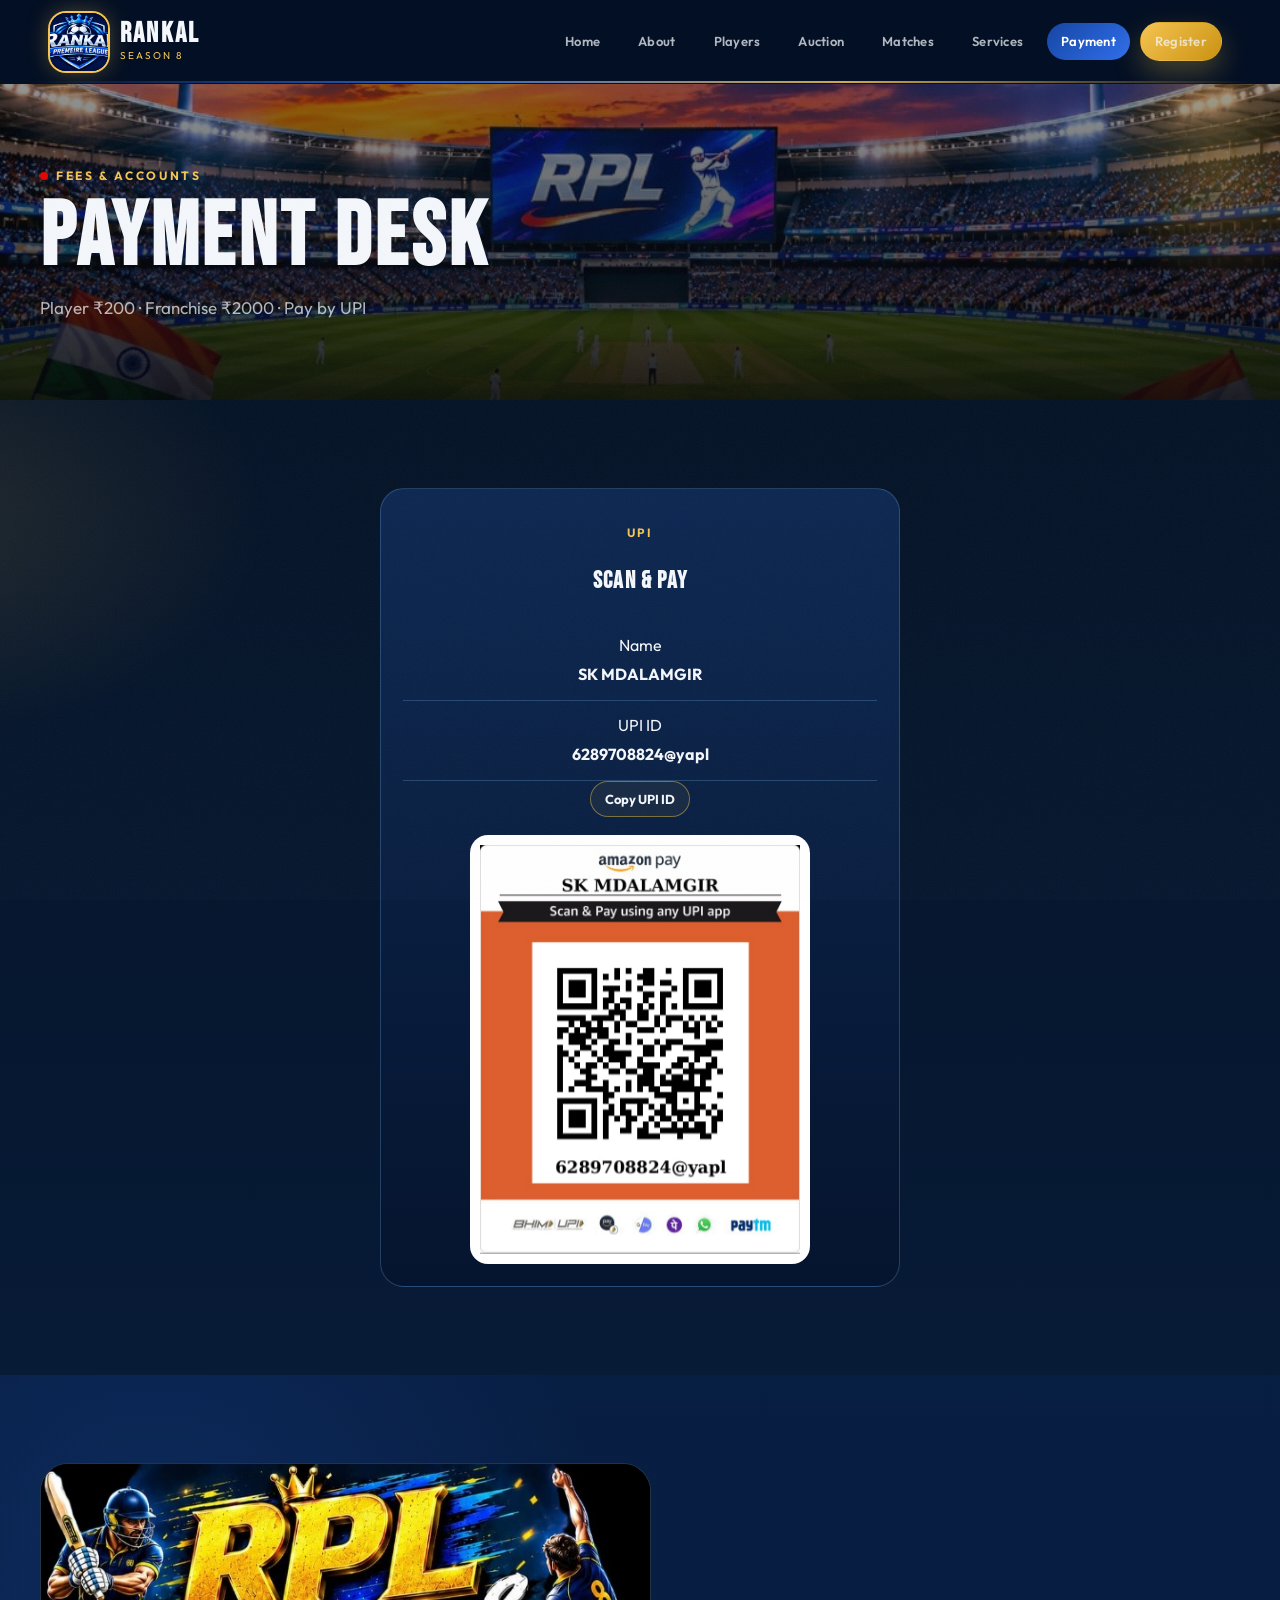
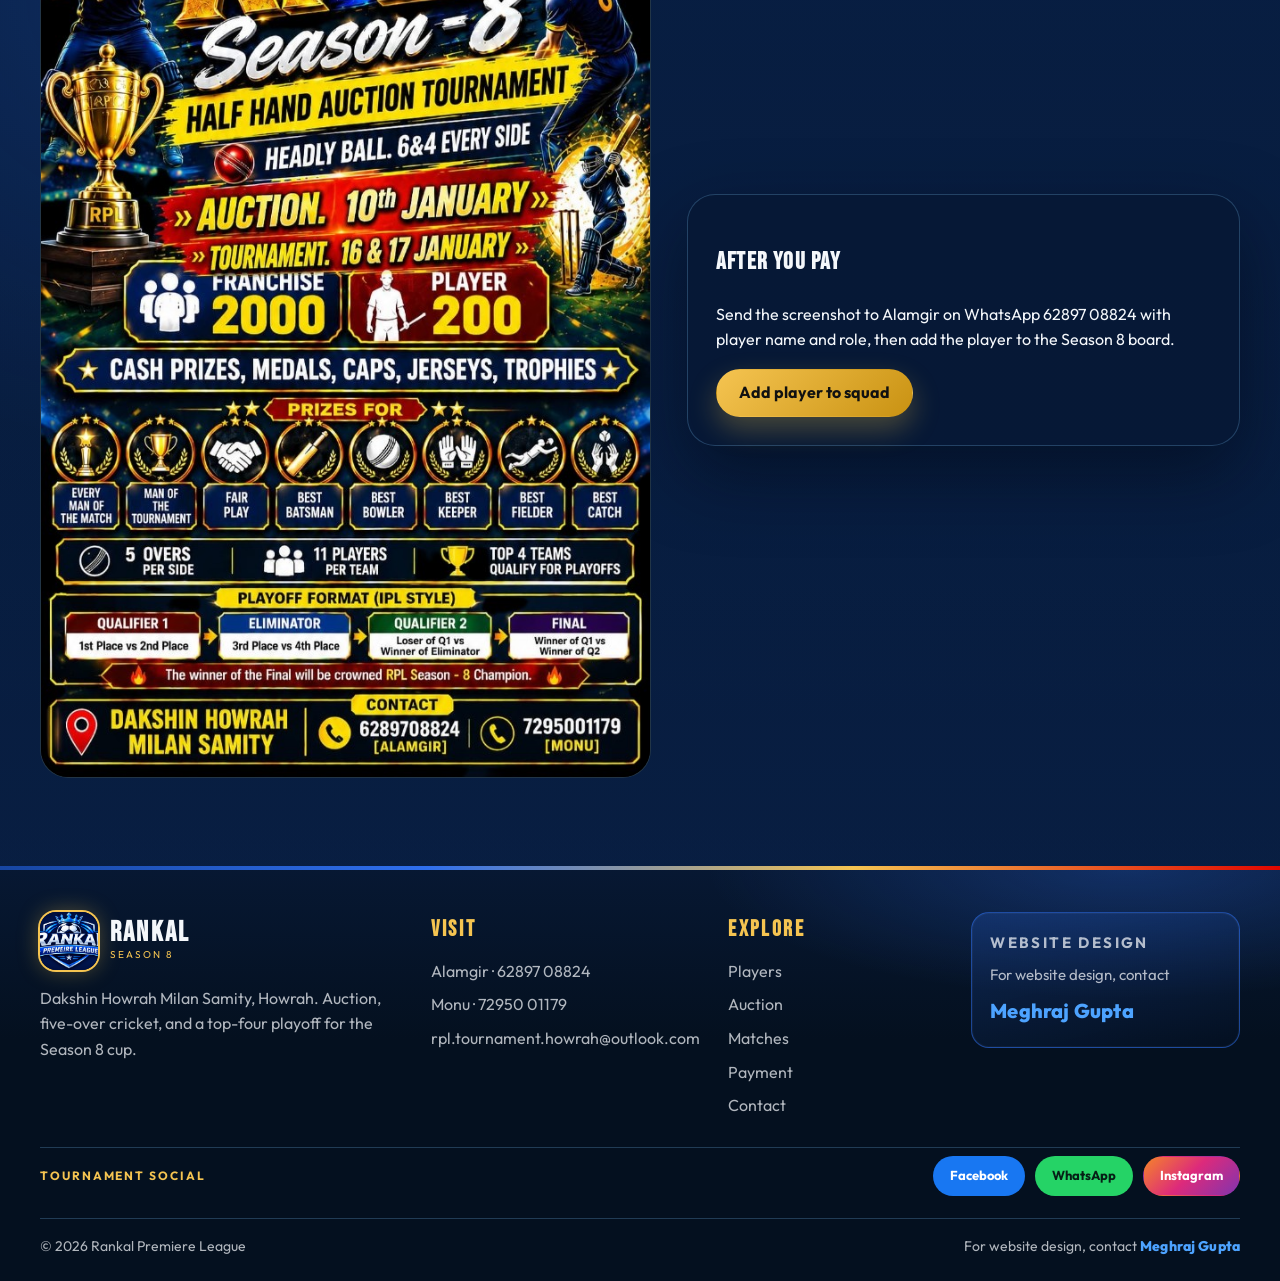
<file: payment.html>
<!DOCTYPE html>
<html lang="en">
<head>
  <meta charset="utf-8">
  <meta name="viewport" content="width=device-width, initial-scale=1">
  <title>Payment | Rankal Premiere League</title>
  <meta name="description" content="Pay RPL player or franchise fees by UPI. Scan the Amazon Pay QR or use 6289708824@yapl.">
  <link rel="icon" href="images/logo.jpg">
  <link rel="preconnect" href="https://fonts.googleapis.com">
  <link rel="preconnect" href="https://fonts.gstatic.com" crossorigin>
  <link href="https://fonts.googleapis.com/css2?family=Bebas+Neue&family=Outfit:wght@400;500;600;700;800&family=Rajdhani:wght@600;700&family=Teko:wght@600;700&display=swap" rel="stylesheet">
  <link rel="stylesheet" href="css/style.css?v=20">
</head>
<body>
  <a class="skip-link" href="#main">Skip to content</a>
  <div class="loader" aria-hidden="true">
    <div class="loader-mark">
      <img src="images/cricket-ball.svg" alt="">
      <p>Payment desk</p>
    </div>
  </div>

  <header class="site-header" id="header">
    <div class="container header-inner">
      <a class="brand" href="index.html">
        <img src="images/logo.jpg" alt="Rankal Premiere League crest">
        <span><strong>RANKAL</strong><small>Season 8</small></span>
      </a>
      <button class="nav-toggle" type="button" aria-label="Open menu" aria-expanded="false"><span></span><span></span><span></span></button>
      <nav class="site-nav">
        <a href="index.html">Home</a>
        <a href="about.html">About</a>
        <a href="players.html">Players</a>
        <a href="auction.html">Auction</a>
        <a href="matches.html">Matches</a>
        <a href="service.html">Services</a>
        <a href="payment.html" class="is-active">Payment</a>
        <a href="contact.html" class="btn btn-gold btn-sm">Register</a>
      </nav>
    </div>
  </header>

  <main id="main">
    <section class="page-hero">
      <div class="container">
        <p class="eyebrow"><span class="live-dot"></span> Fees &amp; accounts</p>
        <h1>Payment desk</h1>
        <p class="hero-copy">Player ₹200 · Franchise ₹2000 · Pay by UPI</p>
      </div>
    </section>

    <section class="section">
      <div class="container pay-wrap">
        <article class="card reveal pay-card">
          <p class="kicker">UPI</p>
          <h2>Scan &amp; pay</h2>
          <div class="copy-row"><span>Name</span><strong>SK MDALAMGIR</strong></div>
          <div class="copy-row"><span>UPI ID</span><strong>6289708824@yapl</strong></div>
          <!-- <div class="copy-row"><span>UPI number</span><strong>6289708824</strong></div> -->
          <button class="btn btn-ghost btn-sm" type="button" data-copy="6289708824@yapl">Copy UPI ID</button>
          <div class="qr">
            <img src="images/upi-qr.jpg" alt="Amazon Pay QR for SK MDALAMGIR. UPI ID 6289708824@yapl">
          </div>
        </article>
      </div>
    </section>

    <section class="section alt">
      <div class="container split">
        <div class="frame poster reveal">
          <img src="images/season8-poster.jpg?v=8" alt="RPL Season 8 fees and format poster" data-lightbox>
        </div>
        <div class="panel reveal">
          <h2>After you pay</h2>
          <p>Send the screenshot to Alamgir on WhatsApp <a href="https://wa.me/916289708824">62897 08824</a> with player name and role, then add the player to the Season 8 board.</p>
          <a class="btn btn-gold" href="players.html">Add player to squad</a>
        </div>
      </div>
    </section>
  </main>

  <footer class="site-footer">
    <div class="footer-ribbon" aria-hidden="true"></div>
    <div class="container footer-grid">
      <div class="footer-brand">
        <a class="brand" href="index.html">
          <img src="images/logo.jpg" alt="RPL logo">
          <span><strong>RANKAL</strong><small>Season 8</small></span>
        </a>
        <p>Dakshin Howrah Milan Samity, Howrah. Auction, five-over cricket, and a top-four playoff for the Season 8 cup.</p>
      </div>
      <div>
        <h3 class="footer-title">Visit</h3>
        <div class="footer-links">
          <a href="https://wa.me/916289708824">Alamgir · 62897 08824</a>
          <a href="tel:+917295001179">Monu · 72950 01179</a>
          <a href="mailto:rpl.tournament.howrah@outlook.com">rpl.tournament.howrah@outlook.com</a>
        </div>
      </div>
      <div>
        <h3 class="footer-title">Explore</h3>
        <div class="footer-links">
          <a href="players.html">Players</a>
          <a href="auction.html">Auction</a>
          <a href="matches.html">Matches</a>
          <a href="payment.html">Payment</a>
          <a href="contact.html">Contact</a>
        </div>
      </div>
      <div class="designer-card">
        <p class="footer-kicker">Website design</p>
        <p>For website design, contact</p>
        <a class="designer-name" href="https://meghraj58.github.io/wizardmeghraj.github.io/" target="_blank" rel="noopener noreferrer">Meghraj Gupta</a>
      </div>
    </div>
    <div class="container footer-social">
      <p class="footer-kicker">Tournament social</p>
      <div class="social-row">
        <a class="social-btn facebook" href="https://www.facebook.com/share/1cyrebtZDQ/" target="_blank" rel="noopener noreferrer" aria-label="Facebook">Facebook</a>
        <a class="social-btn whatsapp" href="https://chat.whatsapp.com/CPKO2xbNSM82ZUj2mBegpn?s=sw&p=a&iam=2" target="_blank" rel="noopener noreferrer" aria-label="WhatsApp">WhatsApp</a>
        <a class="social-btn instagram" href="https://www.instagram.com/" target="_blank" rel="noopener noreferrer" aria-label="Instagram">Instagram</a>
      </div>
    </div>
    <div class="container legal">
      <span>© <span data-year></span> Rankal Premiere League</span>
      <span>For website design, contact <a class="designer-name" href="https://meghraj58.github.io/wizardmeghraj.github.io/" target="_blank" rel="noopener noreferrer">Meghraj Gupta</a></span>
    </div>
  </footer>
  <div class="lightbox" id="lightbox"><img alt=""></div>
  <script src="js/main.js?v=10"></script>
</body>
</html>
</file>
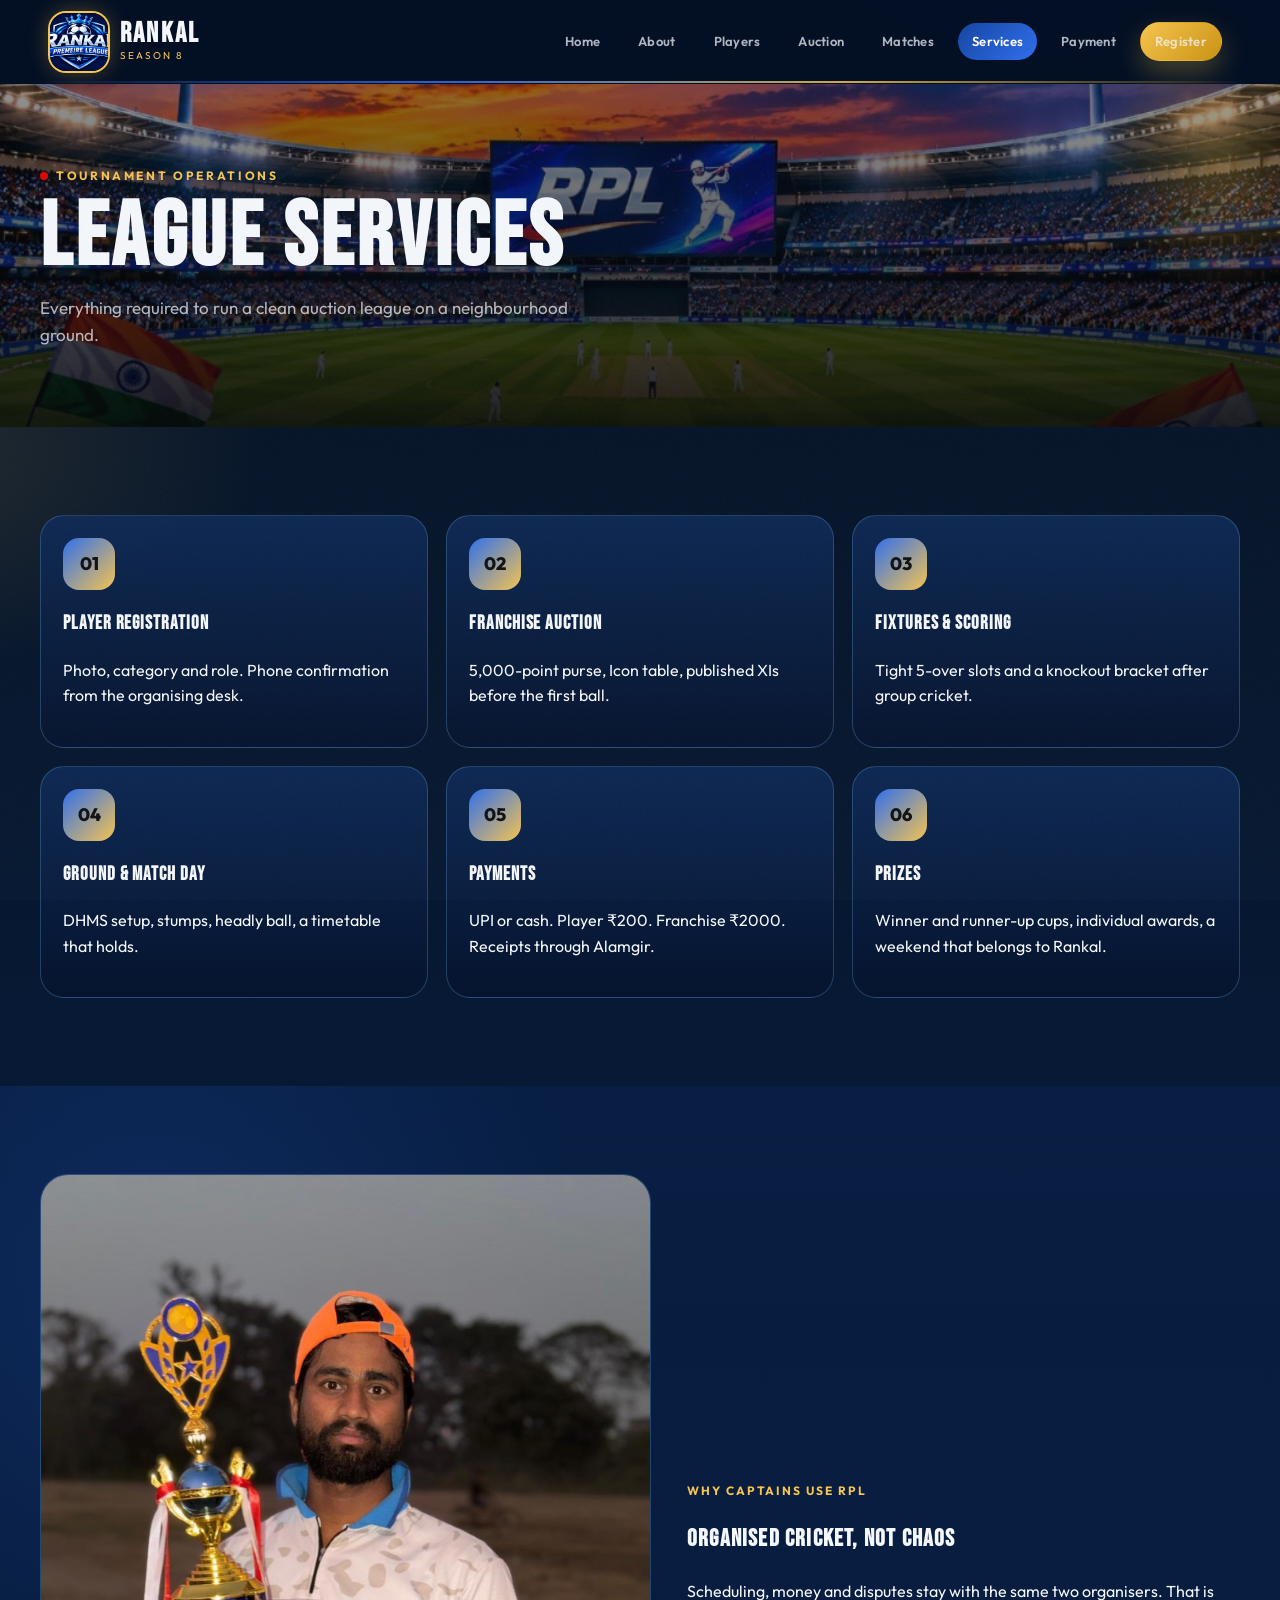
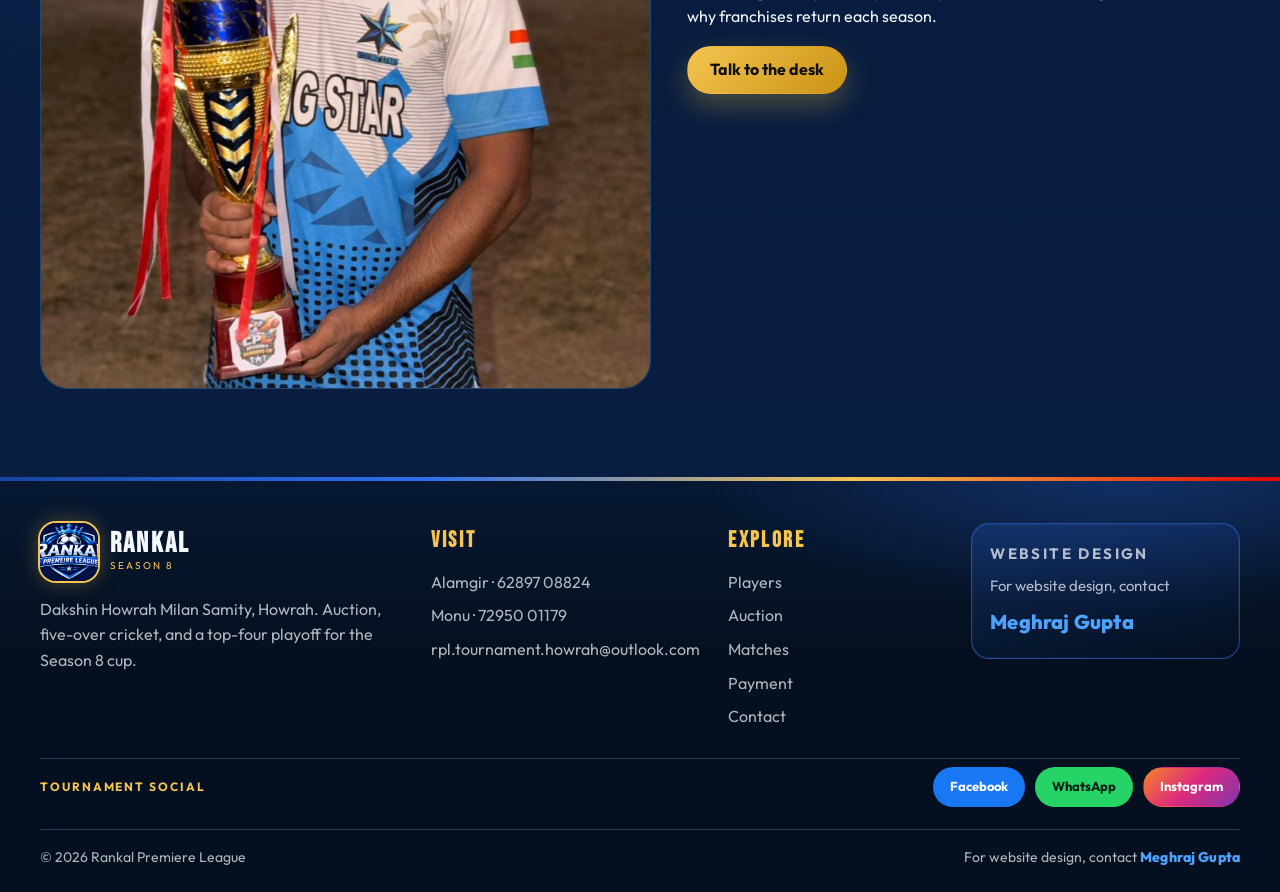
<file: service.html>
<!DOCTYPE html>
<html lang="en">
<head>
  <meta charset="utf-8">
  <meta name="viewport" content="width=device-width, initial-scale=1">
  <title>Services | Rankal Premiere League</title>
  <meta name="description" content="RPL tournament services: player registration, franchise auction, fixtures, match-day management and prizes.">
  <link rel="icon" href="images/logo.jpg">
  <link rel="preconnect" href="https://fonts.googleapis.com">
  <link rel="preconnect" href="https://fonts.gstatic.com" crossorigin>
  <link href="https://fonts.googleapis.com/css2?family=Bebas+Neue&family=Outfit:wght@400;500;600;700;800&family=Rajdhani:wght@600;700&family=Teko:wght@600;700&display=swap" rel="stylesheet">
  <link rel="stylesheet" href="css/style.css?v=20">
</head>
<body>
  <a class="skip-link" href="#main">Skip to content</a>
  <div class="loader" aria-hidden="true">
    <div class="loader-mark">
      <img src="images/cricket-ball.svg" alt="">
      <p>Operations</p>
    </div>
  </div>

  <header class="site-header" id="header">
    <div class="container header-inner">
      <a class="brand" href="index.html">
        <img src="images/logo.jpg" alt="Rankal Premiere League crest">
        <span><strong>RANKAL</strong><small>Season 8</small></span>
      </a>
      <button class="nav-toggle" type="button" aria-label="Open menu" aria-expanded="false"><span></span><span></span><span></span></button>
      <nav class="site-nav">
        <a href="index.html">Home</a>
        <a href="about.html">About</a>
        <a href="players.html">Players</a>
        <a href="auction.html">Auction</a>
        <a href="matches.html">Matches</a>
        <a href="service.html" class="is-active">Services</a>
        <a href="payment.html">Payment</a>
        <a href="contact.html" class="btn btn-gold btn-sm">Register</a>
      </nav>
    </div>
  </header>

  <main id="main">
    <section class="page-hero">
      <div class="container">
        <p class="eyebrow"><span class="live-dot"></span> Tournament operations</p>
        <h1>League services</h1>
        <p class="hero-copy">Everything required to run a clean auction league on a neighbourhood ground.</p>
      </div>
    </section>

    <section class="section">
      <div class="container">
        <div class="feature-grid">
          <article class="card reveal">
            <div class="icon-pill">01</div>
            <h3>Player registration</h3>
            <p>Photo, category and role. Phone confirmation from the organising desk.</p>
          </article>
          <article class="card reveal">
            <div class="icon-pill">02</div>
            <h3>Franchise auction</h3>
            <p>5,000-point purse, Icon table, published XIs before the first ball.</p>
          </article>
          <article class="card reveal">
            <div class="icon-pill">03</div>
            <h3>Fixtures &amp; scoring</h3>
            <p>Tight 5-over slots and a knockout bracket after group cricket.</p>
          </article>
          <article class="card reveal">
            <div class="icon-pill">04</div>
            <h3>Ground &amp; match day</h3>
            <p>DHMS setup, stumps, headly ball, a timetable that holds.</p>
          </article>
          <article class="card reveal">
            <div class="icon-pill">05</div>
            <h3>Payments</h3>
            <p>UPI or cash. Player ₹200. Franchise ₹2000. Receipts through Alamgir.</p>
          </article>
          <article class="card reveal">
            <div class="icon-pill">06</div>
            <h3>Prizes</h3>
            <p>Winner and runner-up cups, individual awards, a weekend that belongs to Rankal.</p>
          </article>
        </div>
      </div>
    </section>

    <section class="section alt">
      <div class="container split">
        <div class="frame reveal">
          <img src="images/win-trophy.jpg?v=8" alt="Winning trophy from Rankal Premiere League" data-lightbox>
        </div>
        <div class="reveal">
          <p class="kicker">Why captains use RPL</p>
          <h2>Organised cricket, not chaos</h2>
          <p>Scheduling, money and disputes stay with the same two organisers. That is why franchises return each season.</p>
          <a class="btn btn-gold" href="contact.html">Talk to the desk</a>
        </div>
      </div>
    </section>
  </main>

  <footer class="site-footer">
    <div class="footer-ribbon" aria-hidden="true"></div>
    <div class="container footer-grid">
      <div class="footer-brand">
        <a class="brand" href="index.html">
          <img src="images/logo.jpg" alt="RPL logo">
          <span><strong>RANKAL</strong><small>Season 8</small></span>
        </a>
        <p>Dakshin Howrah Milan Samity, Howrah. Auction, five-over cricket, and a top-four playoff for the Season 8 cup.</p>
      </div>
      <div>
        <h3 class="footer-title">Visit</h3>
        <div class="footer-links">
          <a href="https://wa.me/916289708824">Alamgir · 62897 08824</a>
          <a href="tel:+917295001179">Monu · 72950 01179</a>
          <a href="mailto:rpl.tournament.howrah@outlook.com">rpl.tournament.howrah@outlook.com</a>
        </div>
      </div>
      <div>
        <h3 class="footer-title">Explore</h3>
        <div class="footer-links">
          <a href="players.html">Players</a>
          <a href="auction.html">Auction</a>
          <a href="matches.html">Matches</a>
          <a href="payment.html">Payment</a>
          <a href="contact.html">Contact</a>
        </div>
      </div>
      <div class="designer-card">
        <p class="footer-kicker">Website design</p>
        <p>For website design, contact</p>
        <a class="designer-name" href="https://meghraj58.github.io/wizardmeghraj.github.io/" target="_blank" rel="noopener noreferrer">Meghraj Gupta</a>
      </div>
    </div>
    <div class="container footer-social">
      <p class="footer-kicker">Tournament social</p>
      <div class="social-row">
        <a class="social-btn facebook" href="https://www.facebook.com/share/1cyrebtZDQ/" target="_blank" rel="noopener noreferrer" aria-label="Facebook">Facebook</a>
        <a class="social-btn whatsapp" href="https://chat.whatsapp.com/CPKO2xbNSM82ZUj2mBegpn?s=sw&p=a&iam=2" target="_blank" rel="noopener noreferrer" aria-label="WhatsApp">WhatsApp</a>
        <a class="social-btn instagram" href="https://www.instagram.com/" target="_blank" rel="noopener noreferrer" aria-label="Instagram">Instagram</a>
      </div>
    </div>
    <div class="container legal">
      <span>© <span data-year></span> Rankal Premiere League</span>
      <span>For website design, contact <a class="designer-name" href="https://meghraj58.github.io/wizardmeghraj.github.io/" target="_blank" rel="noopener noreferrer">Meghraj Gupta</a></span>
    </div>
  </footer>
  <div class="lightbox" id="lightbox"><img alt=""></div>
  <script src="js/main.js?v=10"></script>
</body>
</html>
</file>
<file: css/style.css>
:root {
  --void: #04101f;
  --navy: #071a36;
  --deep: #0c2d5c;
  --gold: #f5c451;
  --gold-soft: #ffe7a8;
  --crimson: #e10600;
  --blue: #2f6fed;
  --blue-deep: #1746a2;
  --cyan: #7ec8ff;
  --cream: #f4f7fb;
  --muted: rgba(244, 247, 251, 0.72);
  --line: rgba(126, 200, 255, 0.24);
  --header: 84px;
  --radius: 22px;
  --shadow: 0 28px 70px rgba(2, 8, 20, 0.5);
  --font: "Outfit", sans-serif;
  --display: "Bebas Neue", sans-serif;
  --stats: "Teko", "Rajdhani", sans-serif;
}

*,
*::before,
*::after {
  box-sizing: border-box;
}

html {
  scroll-behavior: smooth;
}

body {
  margin: 0;
  font-family: var(--font);
  background:
    radial-gradient(1100px 560px at 88% -8%, rgba(47, 111, 237, 0.34), transparent 52%),
    radial-gradient(800px 480px at -8% 18%, rgba(245, 196, 81, 0.12), transparent 46%),
    linear-gradient(180deg, #04101f, #071a36 46%, #0a2450 100%);
  color: var(--cream);
  line-height: 1.6;
  overflow-x: hidden;
}

body::before {
  content: "";
  pointer-events: none;
  position: fixed;
  inset: 0;
  z-index: 1;
  opacity: 0.045;
  background-image: url("data:image/svg+xml,%3Csvg xmlns='http://www.w3.org/2000/svg' width='140' height='140'%3E%3Cfilter id='n'%3E%3CfeTurbulence type='fractalNoise' baseFrequency='.8' numOctaves='4' stitchTiles='stitch'/%3E%3C/filter%3E%3Crect width='140' height='140' filter='url(%23n)' opacity='.9'/%3E%3C/svg%3E");
}

body.nav-open {
  overflow: hidden;
}

img,
video {
  max-width: 100%;
  display: block;
}

a {
  color: inherit;
  text-decoration: none;
}

button,
input,
select,
textarea {
  font: inherit;
}

.container {
  width: min(1200px, calc(100% - 28px));
  margin: 0 auto;
}

.skip-link {
  position: absolute;
  left: -999px;
  top: 8px;
  background: var(--gold);
  color: #111;
  padding: 8px 12px;
  z-index: 120;
}

.skip-link:focus {
  left: 8px;
}

.loader {
  position: fixed;
  inset: 0;
  z-index: 90;
  display: grid;
  place-items: center;
  background:
    radial-gradient(circle at 50% 40%, rgba(47, 111, 237, 0.28), transparent 36%),
    #04101f;
  transition: opacity 0.55s ease, visibility 0.55s ease;
}

.loader.is-done {
  opacity: 0;
  visibility: hidden;
  pointer-events: none;
}

.loader-mark {
  text-align: center;
}

.loader-mark img {
  width: 96px;
  height: 96px;
  margin: 0 auto 14px;
  animation: spinBall 1s linear infinite, bounceBall 0.7s ease-in-out infinite;
  filter: drop-shadow(0 16px 24px rgba(245, 197, 66, 0.4));
}

.loader-mark p {
  margin: 0;
  letter-spacing: 0.32em;
  font-size: 12px;
  text-transform: uppercase;
  color: var(--gold);
}

.site-header {
  position: sticky;
  top: 0;
  z-index: 80;
  isolation: isolate;
  height: var(--header);
  display: flex;
  align-items: center;
  overflow: visible;
  background: rgba(4, 16, 36, 0.92);
  border-bottom: 1px solid transparent;
}

.site-header::before {
  content: "";
  position: absolute;
  inset: 0;
  z-index: -1;
  pointer-events: none;
  background: rgba(4, 16, 36, 0.78);
  backdrop-filter: blur(18px);
}

.site-header.is-scrolled {
  border-bottom-color: var(--line);
  box-shadow: 0 10px 40px rgba(0, 0, 0, 0.35);
}

.site-header .container {
  width: min(1180px, calc(100% - 56px));
}

.site-header::after {
  content: "";
  position: absolute;
  left: 28px;
  right: 28px;
  bottom: 0;
  height: 2px;
  background: linear-gradient(90deg, transparent, var(--blue), var(--gold), transparent);
  opacity: 0.85;
}

.header-inner {
  display: flex;
  align-items: center;
  justify-content: space-between;
  gap: 28px;
  flex-wrap: nowrap;
  width: 100%;
}

.brand {
  display: flex;
  align-items: center;
  gap: 12px;
}

.brand img {
  width: 58px;
  height: 58px;
  object-fit: cover;
  border-radius: 16px;
  box-shadow: 0 0 0 2px var(--gold), 0 0 22px rgba(245, 197, 66, 0.35);
  animation: logoGlow 3s ease-in-out infinite;
}

.brand strong {
  display: block;
  font-family: var(--display);
  font-size: 28px;
  letter-spacing: 0.08em;
  line-height: 1;
}

.brand small {
  display: block;
  color: var(--gold);
  letter-spacing: 0.2em;
  font-size: 10px;
  text-transform: uppercase;
}

.site-nav {
  display: flex;
  align-items: center;
  flex-wrap: nowrap;
  justify-content: flex-end;
  gap: 10px;
  padding-inline: 8px;
}

.site-nav a {
  padding: 8px 14px;
  border-radius: 999px;
  font-size: 13px;
  font-weight: 600;
  color: var(--muted);
  letter-spacing: 0.02em;
}

.site-nav a:hover:not(.btn),
.site-nav a.is-active:not(.btn) {
  color: #fff;
  background: linear-gradient(135deg, var(--blue-deep), var(--blue));
}

.nav-toggle {
  display: none;
  width: 44px;
  height: 44px;
  padding: 0;
  border: 1px solid var(--line);
  background: rgba(3, 5, 10, 0.85);
  border-radius: 12px;
  position: relative;
  margin-left: auto;
  z-index: 90;
  flex-shrink: 0;
  cursor: pointer;
  appearance: none;
  -webkit-appearance: none;
  touch-action: manipulation;
  flex-direction: column;
  align-items: center;
  justify-content: center;
  gap: 5px;
}

.nav-toggle span {
  display: block;
  width: 18px;
  height: 2px;
  background: var(--cream);
  border-radius: 1px;
}

.nav-toggle.is-open span:nth-child(1) {
  transform: translateY(7px) rotate(45deg);
}

.nav-toggle.is-open span:nth-child(2) {
  opacity: 0;
}

.nav-toggle.is-open span:nth-child(3) {
  transform: translateY(-7px) rotate(-45deg);
}

.btn {
  display: inline-flex;
  align-items: center;
  justify-content: center;
  gap: 8px;
  min-height: 48px;
  padding: 0 22px;
  border-radius: 999px;
  border: 1px solid transparent;
  font-weight: 700;
  cursor: pointer;
  transition: transform 0.22s ease, box-shadow 0.22s ease, background 0.22s ease;
}

.btn:hover {
  transform: translateY(-3px);
}

.btn-coral,
.btn-gold {
  background: linear-gradient(135deg, var(--gold), #c99212);
  color: #111;
  box-shadow: 0 12px 28px rgba(245, 197, 66, 0.28);
}

.btn-ghost {
  border-color: rgba(245, 197, 66, 0.45);
  color: var(--cream);
  background: rgba(245, 197, 66, 0.06);
}

.btn-sm {
  min-height: 36px;
  padding: 0 14px;
  font-size: 13px;
}

.hero {
  position: relative;
  min-height: min(860px, calc(100vh - var(--header)));
  display: grid;
  place-items: center;
  overflow: hidden;
  background:
    linear-gradient(180deg, rgba(3, 5, 10, 0.35), rgba(3, 5, 10, 0.86)),
    url("../images/hero-stadium.jpg") center/cover no-repeat;
}

.hero::before,
.hero::after {
  content: "";
  position: absolute;
  inset: auto;
  pointer-events: none;
}

.hero::before {
  width: 420px;
  height: 420px;
  right: -80px;
  top: -80px;
  background: radial-gradient(circle, rgba(245, 197, 66, 0.28), transparent 62%);
  animation: flood 6s ease-in-out infinite alternate;
}

.hero::after {
  width: 360px;
  height: 360px;
  left: -70px;
  bottom: 10%;
  background: radial-gradient(circle, rgba(225, 29, 72, 0.22), transparent 64%);
  animation: flood 7s ease-in-out infinite alternate-reverse;
}

.hero-grid {
  position: relative;
  z-index: 1;
  display: grid;
  grid-template-columns: 1.08fr 0.92fr;
  gap: 42px;
  align-items: center;
  padding: 54px 0 72px;
}

.eyebrow {
  display: inline-flex;
  align-items: center;
  gap: 8px;
  margin: 0 0 14px;
  color: var(--gold);
  letter-spacing: 0.22em;
  text-transform: uppercase;
  font-size: 12px;
  font-weight: 700;
}

.live-dot {
  width: 8px;
  height: 8px;
  border-radius: 50%;
  background: var(--crimson);
  box-shadow: 0 0 0 0 rgba(225, 29, 72, 0.7);
  animation: pulse 1.5s infinite;
}

.hero h1,
.page-hero h1 {
  margin: 0;
  font-family: var(--display);
  line-height: 0.86;
  letter-spacing: 0.04em;
}

.hero h1 {
  font-size: clamp(52px, 8vw, 108px);
}

.hero h1 span {
  display: block;
  background: linear-gradient(90deg, var(--gold), var(--gold-soft), var(--crimson));
  -webkit-background-clip: text;
  background-clip: text;
  color: transparent;
}

.hero-copy {
  max-width: 560px;
  color: var(--muted);
  font-size: 17px;
}

.hero-actions {
  display: flex;
  flex-wrap: wrap;
  gap: 12px;
  margin-top: 28px;
}

.hero-visual {
  position: relative;
  display: grid;
  place-items: center;
}

.hero-frame {
  width: min(430px, 100%);
  border-radius: 28px;
  overflow: hidden;
  border: 1px solid rgba(245, 197, 66, 0.35);
  box-shadow: 0 30px 80px rgba(0, 0, 0, 0.5), 0 0 40px rgba(245, 197, 66, 0.12);
  transform: rotate(2deg);
  animation: floatCard 5s ease-in-out infinite;
}

.hero-frame img {
  width: 100%;
  cursor: zoom-in;
}

.gif-ball {
  position: absolute;
  width: 68px;
  height: 68px;
  animation: gifFlight 3.4s linear infinite;
  filter: drop-shadow(0 10px 8px rgba(0, 0, 0, 0.55));
}

.gif-shadow {
  position: absolute;
  bottom: 10%;
  width: 90px;
  height: 14px;
  border-radius: 50%;
  background: rgba(0, 0, 0, 0.45);
  animation: gifShadow 3.4s linear infinite;
}

.info-pills {
  display: flex;
  flex-wrap: wrap;
  gap: 10px;
  margin: 18px 0 0;
}

.info-pills span,
.date-chip {
  border: 1px solid var(--line);
  border-radius: 999px;
  padding: 8px 14px;
  font-size: 14px;
  background: rgba(3, 5, 10, 0.35);
}

.date-strip {
  display: grid;
  grid-template-columns: repeat(3, 1fr);
  gap: 12px;
  margin-top: 28px;
}

.date-chip strong {
  display: block;
  font-family: var(--stats);
  font-size: 28px;
  color: var(--gold);
  line-height: 1;
}

.date-chip span {
  display: block;
  font-size: 12px;
  color: var(--muted);
}

.ticker {
  overflow: hidden;
  border-block: 1px solid var(--line);
  background: linear-gradient(90deg, #0b2a66, #1746a2 42%, #0a1c3d);
  padding: 13px 0;
}

.ticker-track {
  display: flex;
  gap: 42px;
  width: max-content;
  animation: marquee 22s linear infinite;
  font-family: var(--stats);
  letter-spacing: 0.16em;
  text-transform: uppercase;
  color: var(--gold-soft);
  font-size: 22px;
}

.ticker:hover .ticker-track {
  animation-play-state: paused;
}

.section {
  padding: 88px 0;
  position: relative;
}

.section.alt {
  background:
    radial-gradient(circle at 12% 20%, rgba(47, 111, 237, 0.16), transparent 32%),
    linear-gradient(180deg, rgba(8, 32, 72, 0.72), rgba(4, 16, 36, 0.2));
}

.section-head {
  max-width: 720px;
  margin-bottom: 40px;
}

.section-head h2,
.reveal h2,
.panel h2,
.card h2,
.card h3 {
  font-family: var(--display);
  letter-spacing: 0.05em;
}

.section-head h2 {
  margin: 8px 0 12px;
  font-size: clamp(38px, 5vw, 64px);
  line-height: 0.95;
}

.kicker {
  color: var(--gold);
  font-weight: 700;
  letter-spacing: 0.16em;
  text-transform: uppercase;
  font-size: 12px;
}

.banner-gif {
  width: min(720px, 100%);
  margin: 0 auto;
  border-radius: 24px;
  border: 1px solid var(--line);
  animation: logoGlow 3.4s ease-in-out infinite;
}

.stats {
  display: grid;
  grid-template-columns: repeat(4, 1fr);
  gap: 16px;
  perspective: 980px;
}

.stat {
  padding: 24px;
  border: 1px solid var(--line);
  border-radius: var(--radius);
  background: rgba(8, 28, 62, 0.78);
  position: relative;
  overflow: hidden;
}

.stat::after {
  content: "";
  position: absolute;
  inset: auto 0 0;
  height: 3px;
  background: linear-gradient(90deg, var(--blue), var(--gold), var(--crimson));
}

.stat b {
  display: block;
  font-family: var(--stats);
  font-size: 46px;
  line-height: 1;
  color: var(--gold);
}

.split {
  display: grid;
  grid-template-columns: 1.05fr 0.95fr;
  gap: 36px;
  align-items: center;
}

.panel {
  background: rgba(7, 24, 52, 0.78);
  border: 1px solid var(--line);
  border-radius: 28px;
  padding: 28px;
  box-shadow: var(--shadow);
}

.feature-grid,
.pay-grid,
.contact-grid,
.auction-grid {
  display: grid;
  gap: 18px;
  perspective: 980px;
}

.feature-grid {
  grid-template-columns: repeat(3, 1fr);
}

.auction-grid {
  grid-template-columns: repeat(3, 1fr);
}

.card,
.auction-card {
  background: linear-gradient(180deg, rgba(14, 42, 88, 0.88), rgba(6, 20, 46, 0.92));
  border: 1px solid var(--line);
  border-radius: 24px;
  padding: 22px;
  transform-style: preserve-3d;
  transition: transform 0.28s ease, border-color 0.28s ease, box-shadow 0.28s ease;
}

.card:hover,
.auction-card:hover {
  transform: translateY(-8px);
  border-color: rgba(245, 197, 66, 0.55);
  box-shadow: 0 18px 40px rgba(0, 0, 0, 0.35), 0 0 24px rgba(245, 197, 66, 0.08);
}

.icon-pill {
  width: 52px;
  height: 52px;
  display: grid;
  place-items: center;
  border-radius: 16px;
  background: linear-gradient(135deg, var(--blue), var(--gold));
  margin-bottom: 14px;
  font-size: 18px;
  font-weight: 800;
  color: #111;
}

.auction-card .icon-pill {
  font-family: var(--stats);
  font-size: 26px;
}

.auction-card h3 {
  margin: 0 0 10px;
  font-size: 28px;
}

.auction-card ul {
  margin: 0;
  padding-left: 18px;
  color: var(--muted);
}

.auction-card li + li {
  margin-top: 6px;
}

.auction-grid .auction-card:nth-child(1) { transition-delay: 0.04s; }
.auction-grid .auction-card:nth-child(2) { transition-delay: 0.08s; }
.auction-grid .auction-card:nth-child(3) { transition-delay: 0.12s; }
.auction-grid .auction-card:nth-child(4) { transition-delay: 0.16s; }
.auction-grid .auction-card:nth-child(5) { transition-delay: 0.2s; }
.auction-grid .auction-card:nth-child(6) { transition-delay: 0.24s; }

.frame img,
.wins-grid img {
  width: 100%;
  height: 100%;
  object-fit: cover;
  border-radius: 22px;
  cursor: zoom-in;
}

.frame {
  border-radius: 28px;
  overflow: hidden;
  min-height: 360px;
  border: 1px solid var(--line);
}

.frame.poster {
  min-height: 0;
  background: #05070c;
}

.frame.poster img,
.poster-pair img,
.poster-trio img {
  height: auto;
  object-fit: contain;
  cursor: zoom-in;
  border-radius: 22px;
}

.poster-pair,
.poster-trio {
  display: grid;
  gap: 18px;
}

.poster-pair {
  grid-template-columns: 1fr 1fr;
}

.poster-trio {
  grid-template-columns: 1.1fr 0.9fr;
}

.wins-grid {
  display: grid;
  grid-template-columns: 0.8fr 1.4fr;
  grid-auto-rows: minmax(280px, 32vw);
  gap: 18px;
}

.wins-grid img:nth-child(1) {
  grid-column: 2;
  grid-row: 1 / span 2;
}

.champion-banner {
  display: grid;
  grid-template-columns: 1.15fr 0.85fr;
  gap: 22px;
  align-items: stretch;
  margin-bottom: 28px;
}

.champion-media {
  border-radius: 24px;
  overflow: hidden;
  border: 1px solid var(--line);
  min-height: 320px;
  background: #061428;
}

.champion-media img {
  width: 100%;
  height: 100%;
  object-fit: cover;
  cursor: zoom-in;
}

.champion-copy {
  background: linear-gradient(180deg, rgba(14, 42, 88, 0.92), rgba(6, 20, 46, 0.96));
  border: 1px solid var(--line);
  border-radius: 24px;
  padding: 28px;
  box-shadow: var(--shadow);
}

.award-tag {
  display: inline-flex;
  margin: 0 0 10px;
  padding: 6px 12px;
  border-radius: 999px;
  font-size: 12px;
  font-weight: 700;
  letter-spacing: 0.12em;
  text-transform: uppercase;
}

.award-tag.gold {
  background: linear-gradient(135deg, var(--gold), #c99212);
  color: #111;
}

.champion-copy h3 {
  margin: 0 0 10px;
  font-family: var(--display);
  font-size: clamp(42px, 6vw, 64px);
  letter-spacing: 0.06em;
  line-height: 0.92;
}

.captain-card {
  display: grid;
  grid-template-columns: 96px 1fr;
  gap: 14px;
  align-items: center;
  margin: 22px 0 20px;
  padding: 12px;
  border-radius: 18px;
  background: rgba(4, 16, 36, 0.55);
  border: 1px solid rgba(126, 200, 255, 0.2);
}

.captain-card img {
  width: 96px;
  height: 96px;
  object-fit: cover;
  border-radius: 16px;
  cursor: zoom-in;
  box-shadow: 0 0 0 2px var(--gold);
}

.captain-card p {
  margin: 0;
  color: var(--muted);
  font-size: 14px;
}

.captain-card strong {
  display: block;
  margin: 2px 0 4px;
  font-size: 20px;
}

.social-row {
  display: flex;
  flex-wrap: wrap;
  gap: 10px;
}

.footer-social {
  display: flex;
  flex-wrap: wrap;
  align-items: center;
  justify-content: space-between;
  gap: 14px;
  padding: 8px 0 22px;
  border-top: 1px solid var(--line);
}

.footer-social .footer-kicker {
  margin: 0;
  color: var(--gold);
}

.social-btn {
  display: inline-flex;
  align-items: center;
  justify-content: center;
  min-height: 40px;
  padding: 0 16px;
  border-radius: 999px;
  font-size: 13px;
  font-weight: 700;
  border: 1px solid transparent;
}

.social-btn.facebook {
  background: #1877f2;
  color: #fff;
}

.social-btn.whatsapp {
  background: #25d366;
  color: #062016;
}

.social-btn.instagram {
  background: linear-gradient(135deg, #f58529, #dd2a7b 48%, #8134af);
  color: #fff;
}

.award-grid {
  display: grid;
  grid-template-columns: repeat(3, minmax(0, 1fr));
  gap: 18px;
}

.award-card {
  overflow: hidden;
  border-radius: 24px;
  border: 1px solid var(--line);
  background: linear-gradient(180deg, rgba(14, 42, 88, 0.9), rgba(6, 20, 46, 0.96));
  box-shadow: var(--shadow);
}

.award-photo {
  position: relative;
  aspect-ratio: 4 / 5;
  background: #061428;
}

.award-photo img {
  width: 100%;
  height: 100%;
  object-fit: cover;
  cursor: zoom-in;
}

.award-badge {
  position: absolute;
  top: 14px;
  left: 14px;
  z-index: 1;
  padding: 7px 12px;
  border-radius: 999px;
  font-size: 12px;
  font-weight: 800;
  letter-spacing: 0.04em;
  color: #fff;
}

.award-card.orange .award-badge {
  background: linear-gradient(135deg, #ff7a18, #ff4d00);
}

.award-card.purple .award-badge {
  background: linear-gradient(135deg, #7b5cff, #4b2ad6);
}

.award-card.mvp .award-badge {
  background: linear-gradient(135deg, var(--gold), #c99212);
  color: #111;
}

.award-body {
  padding: 16px 18px 20px;
  text-align: center;
}

.award-body h3 {
  margin: 4px 0 6px;
  font-family: var(--display);
  font-size: 30px;
  letter-spacing: 0.04em;
}

.team-line {
  margin: 0 0 8px;
  color: var(--gold);
  font-weight: 700;
  letter-spacing: 0.08em;
  text-transform: uppercase;
  font-size: 13px;
}

.stat-line {
  margin: 0;
  color: var(--muted);
  font-size: 14px;
}

.contact-grid {
  grid-template-columns: 1fr 1fr 1.15fr;
}

.meta {
  color: var(--gold);
  font-size: 13px;
  letter-spacing: 0.08em;
  text-transform: uppercase;
}

.tabs {
  display: flex;
  flex-wrap: wrap;
  gap: 8px;
  margin-bottom: 20px;
}

.tabs button {
  border: 1px solid var(--line);
  background: transparent;
  color: var(--cream);
  border-radius: 999px;
  padding: 8px 16px;
  cursor: pointer;
}

.tabs button.is-active {
  background: linear-gradient(135deg, var(--gold), var(--gold-soft));
  color: #111;
  border-color: transparent;
}

.panel-block {
  display: none;
}

.panel-block.is-active {
  display: block;
  animation: rise 0.45s ease;
}

.table-wrap {
  overflow: auto;
  border-radius: 22px;
  border: 1px solid var(--line);
}

table {
  width: 100%;
  border-collapse: collapse;
  min-width: 640px;
}

th,
td {
  padding: 14px 16px;
  text-align: left;
}

th {
  background: var(--gold);
  color: #111;
  font-size: 13px;
  letter-spacing: 0.08em;
  text-transform: uppercase;
}

tr:nth-child(even) {
  background: rgba(16, 48, 102, 0.42);
}

tr:nth-child(odd) {
  background: rgba(4, 16, 36, 0.45);
}

form {
  display: grid;
  gap: 12px;
}

label {
  font-size: 13px;
  color: var(--muted);
}

input,
select,
textarea {
  width: 100%;
  border: 1px solid var(--line);
  background: rgba(3, 5, 10, 0.55);
  color: var(--cream);
  border-radius: 14px;
  padding: 12px 14px;
  outline: none;
}

input:focus,
select:focus,
textarea:focus {
  border-color: var(--gold);
  box-shadow: 0 0 0 3px rgba(245, 197, 66, 0.18);
}

.form-note {
  min-height: 24px;
  font-size: 14px;
}

.form-note.is-ok {
  color: var(--cyan);
}

.form-note.is-error {
  color: var(--crimson);
}

.pay-grid {
  grid-template-columns: 1fr 1fr;
}

.pay-wrap {
  display: flex;
  justify-content: center;
  width: 100%;
}

.pay-card {
  width: min(520px, 100%);
  margin-inline: auto;
  text-align: center;
}

.pay-card .kicker,
.pay-card h2 {
  text-align: center;
}

.pay-card .copy-row {
  flex-direction: column;
  justify-content: center;
  gap: 4px;
  text-align: center;
}

.pay-card .copy-row strong {
  overflow-wrap: anywhere;
  text-align: center;
}

.pay-card .btn {
  margin-inline: auto;
}

.qr {
  width: min(340px, 100%);
  margin: 18px auto 0;
  padding: 10px;
  background: #fff;
  border-radius: 18px;
}

.qr img {
  width: 100%;
}

.copy-row {
  display: flex;
  justify-content: space-between;
  gap: 12px;
  align-items: center;
  padding: 12px 0;
  border-bottom: 1px solid var(--line);
}

.page-hero {
  position: relative;
  padding: 78px 0 62px;
  overflow: hidden;
  background:
    linear-gradient(180deg, rgba(3, 5, 10, 0.42), rgba(3, 5, 10, 0.9)),
    url("../images/hero-stadium.jpg") center/cover no-repeat;
}

.page-hero::after {
  content: "";
  position: absolute;
  right: -80px;
  top: -60px;
  width: 280px;
  height: 280px;
  pointer-events: none;
  background: radial-gradient(circle, rgba(245, 197, 66, 0.28), transparent 64%);
  animation: flood 6s ease-in-out infinite alternate;
}

.page-hero h1 {
  font-size: clamp(48px, 8vw, 90px);
}

.map {
  width: 100%;
  min-height: 280px;
  border: 0;
  border-radius: 22px;
  filter: grayscale(0.15) contrast(1.08) saturate(1.1);
}

.site-footer {
  position: relative;
  background:
    radial-gradient(700px 220px at 88% 0%, rgba(47, 111, 237, 0.28), transparent 60%),
    linear-gradient(180deg, #071833, #04101f 42%);
  border-top: 0;
  padding-top: 0;
}

.footer-ribbon {
  height: 4px;
  background: linear-gradient(90deg, var(--blue-deep), var(--blue), var(--gold), var(--crimson));
}

.footer-grid {
  display: grid;
  grid-template-columns: 1.35fr 0.9fr 0.8fr 1fr;
  gap: 28px;
  padding: 42px 0 28px;
}

.footer-brand p,
.footer-links a,
.designer-card p {
  color: var(--muted);
}

.footer-title,
.footer-kicker {
  margin: 0 0 12px;
  font-family: var(--display);
  letter-spacing: 0.12em;
  font-size: 22px;
  color: var(--gold);
}

.footer-kicker {
  font-family: var(--font);
  font-size: 12px;
  font-weight: 700;
  letter-spacing: 0.16em;
  text-transform: uppercase;
}

.footer-links {
  display: grid;
  gap: 8px;
}

.site-footer a:hover {
  color: var(--cyan);
}

.designer-card {
  align-self: start;
  padding: 18px 18px 20px;
  border-radius: 18px;
  border: 1px solid rgba(47, 111, 237, 0.55);
  background: linear-gradient(165deg, rgba(47, 111, 237, 0.22), rgba(4, 16, 36, 0.35));
  box-shadow: inset 0 0 0 1px rgba(255, 255, 255, 0.04);
}

.designer-card p {
  margin: 0 0 8px;
  font-size: 15px;
}

.designer-name,
.site-footer a.designer-name,
.site-footer a.designer-name:hover {
  color: #4da3ff;
  font-weight: 800;
  font-size: 20px;
  letter-spacing: 0.01em;
}

.legal .designer-name,
.legal a.designer-name,
.legal a.designer-name:hover {
  font-size: inherit;
  font-weight: 800;
}

.legal {
  border-top: 1px solid var(--line);
  padding: 16px 0 24px;
  display: flex;
  justify-content: space-between;
  gap: 12px;
  color: var(--muted);
  font-size: 14px;
}

.lightbox {
  position: fixed;
  inset: 0;
  background: rgba(3, 5, 10, 0.92);
  display: none;
  place-items: center;
  z-index: 80;
  padding: 24px;
}

.lightbox.is-open {
  display: grid;
}

.lightbox img {
  max-height: 86vh;
  border-radius: 16px;
}

.reveal {
  opacity: 0;
  transform: translateY(28px);
  transition: opacity 0.7s ease, transform 0.7s ease;
}

.reveal.is-visible {
  opacity: 1;
  transform: none;
}

.player-form-grid {
  display: grid;
  grid-template-columns: repeat(2, minmax(0, 1fr));
  gap: 14px;
  margin-bottom: 16px;
}

.photo-field {
  grid-column: 1 / -1;
}

.photo-row {
  display: grid;
  grid-template-columns: 160px 1fr;
  gap: 14px;
  align-items: center;
}

.photo-preview {
  width: 160px;
  height: 160px;
  border-radius: 18px;
  border: 1px dashed var(--line);
  overflow: hidden;
  display: grid;
  place-items: center;
  text-align: center;
  font-size: 13px;
  color: var(--muted);
  background: rgba(3, 5, 10, 0.4);
}

.photo-preview img {
  width: 100%;
  height: 100%;
  object-fit: cover;
}

.roster-board {
  display: grid;
  gap: 28px;
}

#add-player,
#squad-board,
#auction-rules,
.roster-category {
  scroll-margin-top: 96px;
}

.roster-category h3 {
  margin: 0 0 12px;
  font-family: var(--display);
  font-size: 34px;
  letter-spacing: 0.06em;
}

.roster-category h3 small {
  color: var(--muted);
  font-size: 16px;
}

.roster-role {
  margin-bottom: 18px;
}

.roster-role h4 {
  margin: 0 0 10px;
  color: var(--gold);
  letter-spacing: 0.12em;
  text-transform: uppercase;
  font-size: 12px;
}

.player-grid {
  display: grid;
  grid-template-columns: repeat(auto-fill, minmax(220px, 1fr));
  gap: 14px;
}

.player-card {
  background: linear-gradient(180deg, rgba(16, 48, 102, 0.92), rgba(6, 20, 46, 0.94));
  border: 1px solid var(--line);
  border-radius: 20px;
  overflow: hidden;
  transition: transform 0.25s ease, border-color 0.25s ease;
}

.player-card:hover {
  transform: translateY(-6px) scale(1.01);
  border-color: var(--gold);
}

.player-card img {
  width: 100%;
  height: 210px;
  object-fit: cover;
  background: #0b2144;
}

.player-card .body {
  padding: 12px 14px 16px;
}

.player-card h5 {
  margin: 0 0 6px;
  font-size: 18px;
}

.badges {
  display: flex;
  flex-wrap: wrap;
  gap: 6px;
  margin-bottom: 8px;
}

.badge {
  font-size: 11px;
  letter-spacing: 0.08em;
  text-transform: uppercase;
  padding: 4px 8px;
  border-radius: 999px;
  background: rgba(47, 111, 237, 0.22);
}

.badge.captain {
  background: linear-gradient(135deg, var(--blue), var(--gold));
  color: #041428;
}

.player-meta {
  margin: 0 0 10px;
  color: var(--cyan);
  font-size: 14px;
  letter-spacing: 0.04em;
}

.empty-role {
  color: var(--muted);
  font-size: 14px;
  margin: 0;
}

.format-grid,
.playoff {
  display: grid;
  grid-template-columns: repeat(4, 1fr);
  gap: 12px;
}

.person-name {
  color: #4da3ff;
}

.playoff article {
  min-height: 150px;
}

.prize-grid {
  display: grid;
  grid-template-columns: repeat(4, 1fr);
  gap: 12px;
}

.slab-row {
  display: flex;
  justify-content: space-between;
  gap: 10px;
  padding: 10px 0;
  border-bottom: 1px solid var(--line);
  font-size: 15px;
}

.slab-row b {
  color: var(--gold);
  font-family: var(--stats);
  font-size: 22px;
}

@keyframes spinBall {
  to { transform: rotate(360deg); }
}

@keyframes bounceBall {
  0%, 100% { translate: 0 0; }
  50% { translate: 0 12px; }
}

@keyframes logoGlow {
  0%, 100% { box-shadow: 0 0 0 2px var(--gold), 0 0 12px rgba(245, 197, 66, 0.28); }
  50% { box-shadow: 0 0 0 2px var(--gold-soft), 0 0 26px rgba(255, 224, 138, 0.5); }
}

@keyframes flood {
  from { transform: scale(1); opacity: 0.7; }
  to { transform: scale(1.18); opacity: 1; }
}

@keyframes pulse {
  70% { box-shadow: 0 0 0 12px rgba(225, 29, 72, 0); }
}

@keyframes marquee {
  from { transform: translateX(0); }
  to { transform: translateX(-50%); }
}

@keyframes gifFlight {
  0% { transform: translate(-120px, 40px) rotate(0deg); }
  35% { transform: translate(20px, -80px) rotate(180deg); }
  70% { transform: translate(150px, 10px) rotate(320deg); }
  100% { transform: translate(210px, 70px) rotate(480deg); }
}

@keyframes gifShadow {
  0%, 100% { transform: scaleX(0.7); opacity: 0.35; }
  35% { transform: scaleX(0.4); opacity: 0.18; }
}

@keyframes floatCard {
  0%, 100% { transform: rotate(2deg) translateY(0); }
  50% { transform: rotate(-1deg) translateY(-12px); }
}

@keyframes rise {
  from { opacity: 0; transform: translateY(12px); }
  to { opacity: 1; transform: none; }
}

@media (prefers-reduced-motion: reduce) {
  *,
  *::before,
  *::after {
    animation: none !important;
    transition: none !important;
  }
}

@media (max-width: 1100px) {
  .hero-grid,
  .split,
  .pay-grid,
  .contact-grid,
  .footer-grid,
  .poster-pair,
  .poster-trio,
  .auction-grid,
  .champion-banner {
    grid-template-columns: 1fr;
  }

  .stats,
  .feature-grid,
  .format-grid,
  .award-grid {
    grid-template-columns: 1fr 1fr;
  }

  .prize-grid {
    grid-template-columns: 1fr 1fr;
  }

  .wins-grid {
    grid-template-columns: 1fr 1fr;
    grid-template-rows: auto;
    grid-auto-rows: 240px;
  }

  .wins-grid img:nth-child(1) {
    grid-column: auto;
    grid-row: auto;
  }

  .site-header {
    height: auto;
    min-height: var(--header);
  }

  .header-inner {
    flex-wrap: wrap;
  }

  .nav-toggle {
    display: inline-flex;
  }

  .site-nav {
    display: none;
    flex-basis: 100%;
    flex-direction: column;
    align-items: stretch;
    justify-content: flex-start;
    gap: 10px;
    margin: 8px 4px 14px;
    padding: 12px 14px 16px;
    max-height: min(70dvh, calc(100dvh - var(--header)));
    overflow-y: auto;
    -webkit-overflow-scrolling: touch;
    background: rgba(6, 22, 48, 0.96);
    border: 1px solid var(--line);
    border-radius: 18px;
    box-shadow: 0 18px 40px rgba(0, 0, 0, 0.35);
    transform: none;
    visibility: visible;
    pointer-events: auto;
  }

  .site-nav.is-open {
    display: flex;
  }

  .site-nav a {
    padding: 14px 18px;
    font-size: 17px;
    color: var(--cream);
    border-radius: 14px;
    background: rgba(244, 247, 251, 0.05);
  }

  .site-nav a.btn {
    width: 100%;
    margin-top: 6px;
    justify-content: center;
    background: linear-gradient(135deg, var(--gold), #c99212);
    color: #111;
  }
}

@media (max-width: 720px) {
  .player-form-grid,
  .photo-row,
  .playoff,
  .format-grid,
  .prize-grid,
  .date-strip,
  .award-grid {
    grid-template-columns: 1fr;
  }

  .copy-row {
    flex-direction: column;
    align-items: flex-start;
  }
}

@media (max-width: 640px) {
  .stats,
  .feature-grid,
  .wins-grid,
  .poster-pair,
  .legal,
  .footer-grid,
  .pay-grid,
  .contact-grid,
  .auction-grid {
    grid-template-columns: 1fr;
    display: grid;
  }

  .hero,
  .page-hero {
    min-height: auto;
    padding: 36px 0 28px;
  }

  .section {
    padding: 56px 0;
  }

  .gif-ball,
  .gif-shadow {
    display: none;
  }

  .brand strong {
    font-size: 20px;
  }

  .hero-actions,
  .tabs {
    flex-direction: column;
    align-items: stretch;
  }

  .hero-actions .btn,
  .player-form .btn,
  .panel .btn {
    width: 100%;
  }

  .site-header {
    height: auto;
    min-height: var(--header);
    padding: 8px 0;
  }

  .site-header .container {
    width: min(1180px, calc(100% - 36px));
  }

  .site-header::after {
    left: 16px;
    right: 16px;
  }

  :root {
    --header: 72px;
  }
}
</file>
